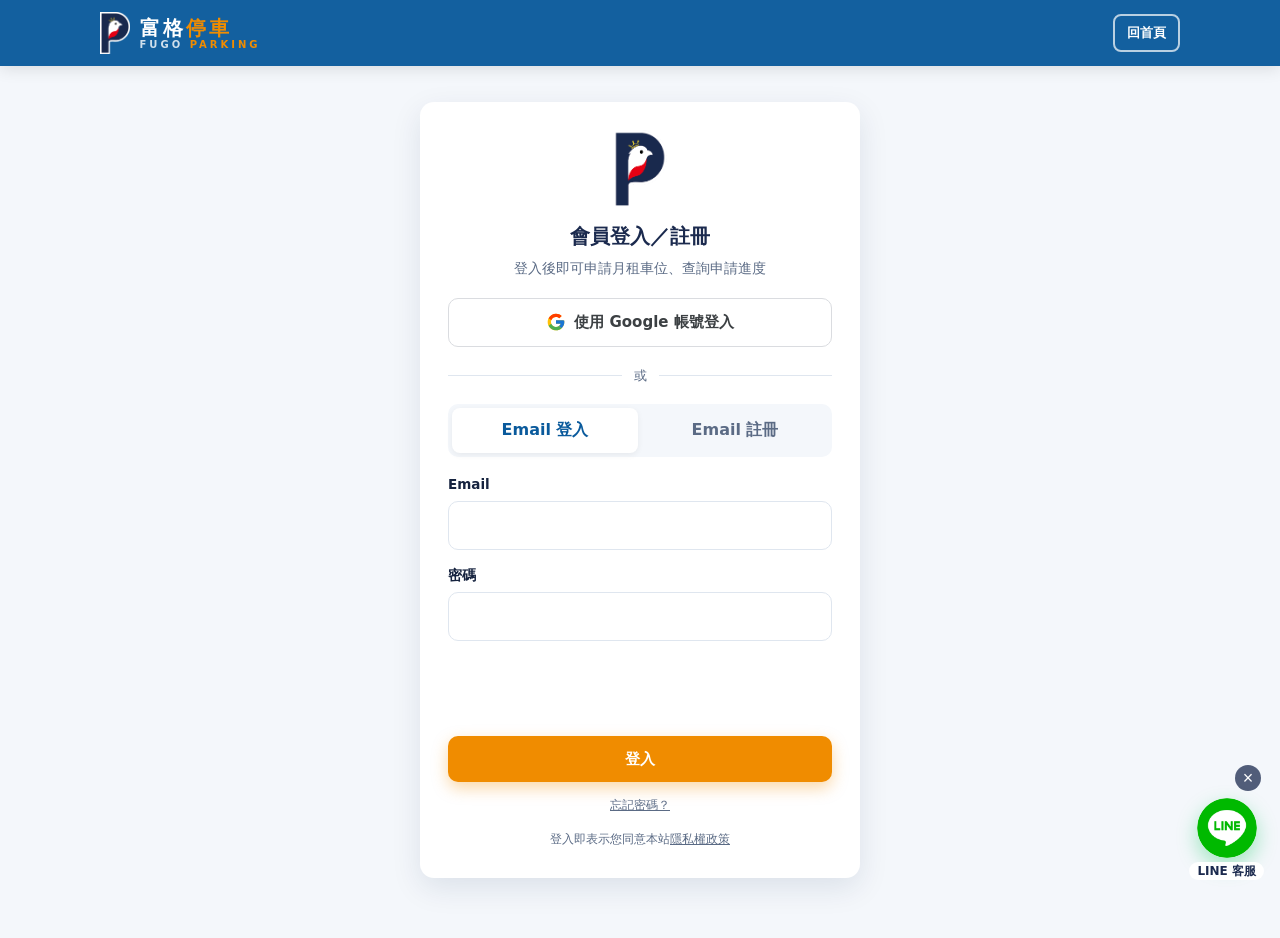
<file: admin.html>
<!DOCTYPE html>
<html lang="zh-Hant-TW">
<head>
<meta charset="UTF-8">
<meta name="viewport" content="width=device-width, initial-scale=1.0">
<meta http-equiv="Content-Security-Policy" content="default-src 'self'; script-src 'self' https://maps.googleapis.com https://*.gstatic.com; style-src 'self' https://fonts.googleapis.com; font-src https://fonts.gstatic.com; img-src 'self' data: https://*.googleapis.com https://*.gstatic.com; connect-src 'self' https://*.supabase.co wss://*.supabase.co https://*.googleapis.com https://nominatim.openstreetmap.org; object-src 'none'; base-uri 'self'; form-action 'self'">
<meta name="referrer" content="no-referrer">
<meta name="robots" content="noindex, nofollow">
<title>管理後台｜富格停車</title>
<meta name="theme-color" content="#1b2a4e">
<link rel="icon" type="image/png" href="assets/favicon.png">
<link rel="preconnect" href="https://fonts.googleapis.com">
<link rel="preconnect" href="https://fonts.gstatic.com" crossorigin>
<link href="https://fonts.googleapis.com/css2?family=Noto+Sans+TC:wght@400;500;700;900&display=swap" rel="stylesheet">
<link rel="stylesheet" href="css/style.css">
</head>
<body data-no-line>
<header class="topbar">
  <div class="wrap">
    <a class="brand" href="index.html" aria-label="富格停車 首頁">
      <img src="assets/logo.png" alt="">
      <span class="brand-text"><span class="brand-zh">富格<em>停車</em></span><span class="brand-en">管理後台</span></span>
    </a>
    <div class="userbar">
      <span id="who"></span>
      <a class="btn btn-white btn-sm" href="member.html">會員中心</a>
      <button class="btn btn-ghost btn-sm" id="btn-logout" type="button">登出</button>
    </div>
  </div>
</header>

<main class="app-main">
  <div class="wrap">
    <div id="loading" class="loading">確認權限中…</div>
    <div id="msg" class="msg hidden" role="alert"></div>

    <div id="content" class="hidden">
      <div class="page-title"><h1>管理後台</h1></div>

      <div class="cards">
        <div class="stat"><b id="st-active">0</b><span>有效月租</span></div>
        <div class="stat orange"><b id="st-pending">0</b><span>待處理申請</span></div>
        <div class="stat red"><b id="st-expiring">0</b><span>14 天內到期</span></div>
        <div class="stat red"><b id="st-unpaid">0</b><span>未繳／逾期</span></div>
        <div class="stat"><b id="st-income">0</b><span>每月租金合計</span></div>
        <div class="stat"><b id="st-members">0</b><span>會員人數</span></div>
      </div>

      <div class="admin-tabs" role="tablist">
        <button type="button" class="on" data-tab="rentals">月租資料</button>
        <button type="button" data-tab="apps">月租申請</button>
        <button type="button" data-tab="members">會員</button>
        <button type="button" data-tab="lots">停車場</button>
        <button type="button" data-tab="news">最新消息</button>
        <button type="button" data-tab="audit">操作紀錄</button>
      </div>

      <!-- 月租資料 -->
      <section class="panel" id="tab-rentals">
        <div class="toolbar">
          <input id="rt-search" type="search" placeholder="搜尋姓名、電話、車牌、車位…">
          <select id="rt-lot"><option value="">全部停車場</option></select>
          <select id="rt-filter">
            <option value="active">有效中</option>
            <option value="expiring">14 天內到期</option>
            <option value="unpaid">未繳／逾期</option>
            <option value="ended">已結束</option>
            <option value="">全部</option>
          </select>
          <button class="btn btn-line btn-sm" id="rt-export" type="button">匯出 CSV</button>
          <button class="btn btn-orange btn-sm" id="rt-add" type="button">＋ 新增月租</button>
        </div>
        <div class="table-wrap">
          <table>
            <thead><tr><th>停車場</th><th>車位</th><th>租戶</th><th>電話</th><th>車牌</th><th>月租金</th><th>租期</th><th>繳費</th><th>操作</th></tr></thead>
            <tbody id="rt-body"></tbody>
          </table>
        </div>
      </section>

      <!-- 月租申請 -->
      <section class="panel hidden" id="tab-apps">
        <div class="toolbar">
          <select id="ap-filter">
            <option value="open">待處理＋已聯絡</option>
            <option value="pending">待處理</option>
            <option value="contacted">已聯絡</option>
            <option value="approved">已成立</option>
            <option value="rejected">未成立</option>
            <option value="cancelled">已取消</option>
            <option value="">全部</option>
          </select>
        </div>
        <div class="table-wrap">
          <table>
            <thead><tr><th>申請時間</th><th>停車場</th><th>姓名</th><th>手機</th><th>車種／車牌</th><th>希望起租</th><th>備註</th><th>狀態</th><th>操作</th></tr></thead>
            <tbody id="ap-body"></tbody>
          </table>
        </div>
      </section>

      <!-- 會員 -->
      <section class="panel hidden" id="tab-members">
        <div class="toolbar">
          <input id="mb-search" type="search" placeholder="搜尋姓名、電話、Email…">
          <button class="btn btn-line btn-sm" id="mb-export" type="button">匯出 CSV</button>
        </div>
        <div class="table-wrap">
          <table>
            <thead><tr><th>姓名</th><th>手機</th><th>Email</th><th>資料</th><th>加入時間</th></tr></thead>
            <tbody id="mb-body"></tbody>
          </table>
        </div>
      </section>

      <!-- 停車場 -->
      <section class="panel hidden" id="tab-lots">
        <div class="toolbar"><button class="btn btn-orange btn-sm" id="lt-add" type="button">＋ 新增停車場</button></div>
        <div class="table-wrap">
          <table>
            <thead><tr><th>名稱</th><th>地區</th><th>地址</th><th>服務</th><th>地圖位置</th><th>狀態</th><th>操作</th></tr></thead>
            <tbody id="lt-body"></tbody>
          </table>
        </div>
      </section>

      <!-- 最新消息 -->
      <section class="panel hidden" id="tab-news">
        <div class="toolbar"><button class="btn btn-orange btn-sm" id="nw-add" type="button">＋ 新增消息</button></div>
        <div class="table-wrap">
          <table>
            <thead><tr><th>日期</th><th>分類</th><th>標題</th><th>狀態</th><th>操作</th></tr></thead>
            <tbody id="nw-body"></tbody>
          </table>
        </div>
      </section>

      <!-- 操作紀錄 -->
      <section class="panel hidden" id="tab-audit">
        <p class="sub">最近 200 筆新增／修改／刪除紀錄。紀錄只能看，任何人（包含管理員）都不能修改或刪除。</p>
        <div class="table-wrap">
          <table>
            <thead><tr><th>時間</th><th>操作人</th><th>資料</th><th>動作</th><th>內容</th></tr></thead>
            <tbody id="au-body"></tbody>
          </table>
        </div>
      </section>
    </div>
  </div>
</main>

<!-- 月租編輯 -->
<dialog id="dlg-rental">
  <form id="form-rental" method="dialog" novalidate>
    <div class="dlg-head" id="rt-title">新增月租</div>
    <div class="dlg-body">
      <div id="rt-msg" class="msg hidden"></div>
      <div class="grid2">
        <div class="field"><label for="rf-lot">停車場 <span class="req">*</span></label><select id="rf-lot"></select></div>
        <div class="field"><label for="rf-space">車位編號</label><input id="rf-space" maxlength="20"></div>
        <div class="field"><label for="rf-name">租戶姓名 <span class="req">*</span></label><input id="rf-name" maxlength="50"></div>
        <div class="field"><label for="rf-phone">電話 <span class="req">*</span></label><input id="rf-phone" maxlength="20" inputmode="tel"></div>
        <div class="field"><label for="rf-plate">車牌 <span class="req">*</span></label><input id="rf-plate" maxlength="12" autocapitalize="characters"></div>
        <div class="field"><label for="rf-fee">月租金（元）<span class="req">*</span></label><input id="rf-fee" type="number" min="0" max="1000000" step="1"></div>
        <div class="field"><label for="rf-start">起租日 <span class="req">*</span></label><input id="rf-start" type="date"></div>
        <div class="field"><label for="rf-end">到期日 <span class="req">*</span></label><input id="rf-end" type="date"></div>
        <div class="field"><label for="rf-paid">已繳費至</label><input id="rf-paid" type="date"></div>
        <div class="field"><label for="rf-pay">繳費狀態</label><select id="rf-pay"><option value="unpaid">未繳費</option><option value="paid">已繳費</option><option value="overdue">逾期</option></select></div>
        <div class="field"><label for="rf-status">租約狀態</label><select id="rf-status"><option value="active">有效中</option><option value="ended">已結束</option></select></div>
        <div class="field"><label for="rf-member">綁定會員（選填）</label><select id="rf-member"></select><div class="hint">綁定後，會員可在會員中心看到這筆月租</div></div>
      </div>
      <div class="field"><label for="rf-note">備註</label><textarea id="rf-note" maxlength="500"></textarea></div>
    </div>
    <div class="dlg-foot">
      <button class="btn btn-line" type="button" id="rt-cancel">取消</button>
      <button class="btn btn-orange" type="submit" value="save">儲存</button>
    </div>
  </form>
</dialog>

<!-- 申請處理 -->
<dialog id="dlg-app">
  <form id="form-app" method="dialog" novalidate>
    <div class="dlg-head">處理月租申請</div>
    <div class="dlg-body">
      <p class="sub" id="ap-info"></p>
      <div class="field"><label for="af-status">狀態</label>
        <select id="af-status"><option value="pending">待處理</option><option value="contacted">已聯絡</option><option value="approved">已成立</option><option value="rejected">未成立</option></select>
      </div>
      <div class="field"><label for="af-note">回覆給會員（會顯示在會員中心）</label><textarea id="af-note" maxlength="300"></textarea></div>
    </div>
    <div class="dlg-foot">
      <button class="btn btn-line" type="button" id="af-cancel">取消</button>
      <button class="btn btn-orange" type="submit" value="save">儲存</button>
    </div>
  </form>
</dialog>

<!-- 最新消息編輯 -->
<dialog id="dlg-news">
  <form id="form-news" method="dialog" novalidate>
    <div class="dlg-head" id="nw-title">新增消息</div>
    <div class="dlg-body">
      <div id="nf-msg" class="msg hidden" role="alert"></div>
      <div class="grid2">
        <div class="field"><label for="nf-cat">分類 <span class="req">*</span></label>
          <select id="nf-cat"><option value="notice">官方公告</option><option value="guide">服務指南</option><option value="lottery">抽籤公告</option></select></div>
        <div class="field"><label for="nf-date">發布日期 <span class="req">*</span></label><input id="nf-date" type="date"></div>
      </div>
      <div class="field"><label for="nf-head">標題 <span class="req">*</span></label><input id="nf-head" maxlength="80"></div>
      <div class="field"><label for="nf-body">內容 <span class="req">*</span></label><textarea id="nf-body" rows="9" maxlength="5000"></textarea><div class="hint">每按一次 Enter 換一段。月租抽籤結果請選「抽籤公告」，會出現在選單的「月租抽籤公告」。</div></div>
      <div class="field"><label for="nf-pub">狀態</label>
        <select id="nf-pub"><option value="1">發布（網站看得到）</option><option value="0">下架（先存草稿）</option></select></div>
    </div>
    <div class="dlg-foot">
      <button class="btn btn-danger hidden" type="button" id="nf-del">刪除</button>
      <button class="btn btn-line" type="button" id="nf-cancel">取消</button>
      <button class="btn btn-orange" type="submit" value="save">儲存</button>
    </div>
  </form>
</dialog>

<!-- 停車場編輯 -->
<dialog id="dlg-lot">
  <form id="form-lot" method="dialog" novalidate>
    <div class="dlg-head" id="lt-title">新增停車場</div>
    <div class="dlg-body">
      <div id="lf-msg" class="msg hidden" role="alert"></div>
      <div class="field"><label for="lf-name">名稱 <span class="req">*</span></label><input id="lf-name" maxlength="60"></div>
      <div class="field"><label for="lf-addr">地址 <span class="req">*</span></label><input id="lf-addr" maxlength="120" placeholder="台中市西區英才路600號"><div class="hint">填完整地址（縣市＋區＋路名＋門牌），儲存時會自動找出地圖位置，城市和行政區也會自動帶入。</div><div id="lf-where" class="hint where hidden"></div></div>
      <div class="grid2">
        <div class="field"><label for="lf-city">城市 <span class="req">*</span></label><input id="lf-city" maxlength="10" placeholder="台中市"></div>
        <div class="field"><label for="lf-district">行政區 <span class="req">*</span></label><input id="lf-district" maxlength="10" placeholder="西區"></div>
      </div>
      <div class="field"><label for="lf-map">導航搜尋字</label><input id="lf-map" maxlength="120"><div class="hint">按「導航」時用這個字開 Google 地圖，例：大墩文化中心 停車場。留空就用地址的位置。</div></div>
      <div class="grid2">
        <div class="field"><label for="lf-hours">營業時間</label><input id="lf-hours" maxlength="40" placeholder="24 小時"></div>
        <div class="field"><label for="lf-rate">停車費率</label><input id="lf-rate" maxlength="120" placeholder="依現場公告"></div>
      </div>
      <div class="field"><label>提供服務</label>
        <div class="checks">
          <label><input type="checkbox" id="lf-temp"> 臨停</label>
          <label><input type="checkbox" id="lf-monthly"> 月租</label>
          <label><input type="checkbox" id="lf-car"> 汽車</label>
          <label><input type="checkbox" id="lf-moto"> 機車</label>
        </div>
      </div>
      <div class="field"><label for="lf-feat">特色標籤</label><input id="lf-feat" maxlength="120" placeholder="共享停車、身障車位"><div class="hint">用頓號或逗號分開，會顯示在網站上。</div></div>
      <div class="grid2">
        <div class="field"><label for="lf-sort">排序（數字小的在前）</label><input id="lf-sort" type="number" step="1"></div>
        <div class="field"><label for="lf-active">狀態</label><select id="lf-active"><option value="1">顯示在網站、開放申請</option><option value="0">暫停（網站不顯示）</option></select></div>
      </div>
    </div>
    <div class="dlg-foot">
      <button class="btn btn-line" type="button" id="lf-cancel">取消</button>
      <button class="btn btn-orange" type="submit" value="save">儲存</button>
    </div>
  </form>
</dialog>

<script src="js/config.js"></script>
<script src="js/vendor/supabase-2.49.10.js"></script>
<script src="js/common.js"></script>
<script src="js/map.js"></script>
<script src="js/admin.js"></script>
</body>
</html>
</file>
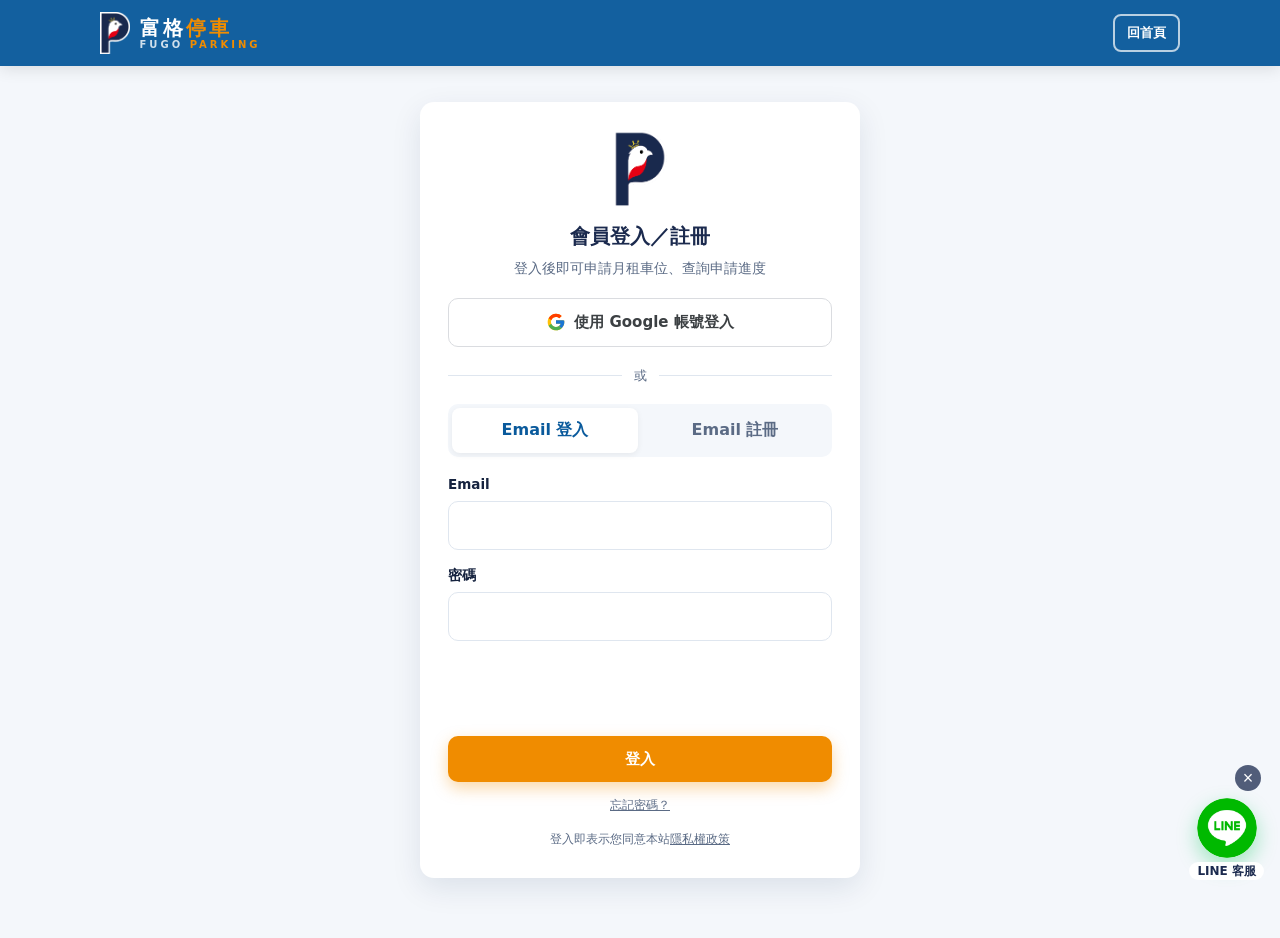
<file: login.html>
<!DOCTYPE html>
<html lang="zh-Hant-TW">
<head>
<meta charset="UTF-8">
<meta name="viewport" content="width=device-width, initial-scale=1.0">
<meta http-equiv="Content-Security-Policy" content="default-src 'self'; script-src 'self' https://challenges.cloudflare.com; frame-src https://challenges.cloudflare.com; style-src 'self' https://fonts.googleapis.com; font-src https://fonts.gstatic.com; img-src 'self' data:; connect-src 'self' https://*.supabase.co wss://*.supabase.co; object-src 'none'; base-uri 'self'; form-action 'self'">
<meta name="referrer" content="strict-origin-when-cross-origin">
<meta name="robots" content="noindex">
<title>會員登入｜富格停車</title>
<meta name="theme-color" content="#0a5a9c">
<link rel="icon" type="image/png" href="assets/favicon.png">
<link rel="preconnect" href="https://fonts.googleapis.com">
<link rel="preconnect" href="https://fonts.gstatic.com" crossorigin>
<link href="https://fonts.googleapis.com/css2?family=Noto+Sans+TC:wght@400;500;700;900&display=swap" rel="stylesheet">
<link rel="stylesheet" href="css/style.css">
</head>
<body>
<header class="topbar">
  <div class="wrap">
    <a class="brand" href="index.html" aria-label="富格停車 首頁">
      <img src="assets/logo.png" alt="">
      <span class="brand-text"><span class="brand-zh">富格<em>停車</em></span><span class="brand-en">FUGO <em>PARKING</em></span></span>
    </a>
    <a class="btn btn-ghost btn-sm" href="index.html">回首頁</a>
  </div>
</header>

<main class="app-main">
  <div class="wrap">
    <div class="panel auth-box">
      <div class="auth-logo"><img src="assets/logo.png" alt="富格停車"></div>
      <h2 class="center" id="auth-title">會員登入／註冊</h2>
      <p class="sub center">登入後即可申請月租車位、查詢申請進度</p>

      <div id="msg" class="msg hidden" role="alert"></div>

      <div id="auth-main">
        <button class="btn btn-google" id="btn-google" type="button">
          <svg viewBox="0 0 48 48" aria-hidden="true"><path fill="#FFC107" d="M43.6 20.5H42V20H24v8h11.3C33.7 32.7 29.2 36 24 36c-6.6 0-12-5.4-12-12s5.4-12 12-12c3.1 0 5.8 1.2 7.9 3.1l5.7-5.7C34 6.1 29.3 4 24 4 12.9 4 4 12.9 4 24s8.9 20 20 20 20-8.9 20-20c0-1.3-.1-2.4-.4-3.5z"/><path fill="#FF3D00" d="M6.3 14.7l6.6 4.8C14.7 15.1 19 12 24 12c3.1 0 5.8 1.2 7.9 3.1l5.7-5.7C34 6.1 29.3 4 24 4 16.3 4 9.7 8.3 6.3 14.7z"/><path fill="#4CAF50" d="M24 44c5.2 0 9.9-2 13.4-5.2l-6.2-5.2C29.2 35.1 26.7 36 24 36c-5.2 0-9.6-3.3-11.3-7.9l-6.5 5C9.5 39.6 16.2 44 24 44z"/><path fill="#1976D2" d="M43.6 20.5H42V20H24v8h11.3c-.8 2.2-2.2 4.2-4.1 5.6l6.2 5.2C37 39.2 44 34 44 24c0-1.3-.1-2.4-.4-3.5z"/></svg>
          使用 Google 帳號登入
        </button>

        <div class="divider">或</div>

        <div class="tabs" role="tablist">
          <button type="button" class="on" data-tab="login" role="tab">Email 登入</button>
          <button type="button" data-tab="signup" role="tab">Email 註冊</button>
          <button type="button" data-tab="phone" role="tab" id="tab-phone">手機登入</button>
        </div>

        <!-- Email 登入 -->
        <form id="form-login" autocomplete="on" novalidate>
          <div class="field"><label for="li-email">Email</label><input id="li-email" type="email" autocomplete="email" required maxlength="120"></div>
          <div class="field"><label for="li-pass">密碼</label><input id="li-pass" type="password" autocomplete="current-password" required maxlength="72"></div>
          <div id="captcha" class="captcha hidden"></div>
          <button class="btn btn-orange full" type="submit">登入</button>
          <p class="legal"><a href="#" id="link-forgot">忘記密碼？</a></p>
        </form>

        <!-- Email 註冊 -->
        <form id="form-signup" class="hidden" autocomplete="on" novalidate>
          <div class="field"><label for="su-email">Email</label><input id="su-email" type="email" autocomplete="email" required maxlength="120"></div>
          <div class="field"><label for="su-pass">設定密碼</label><input id="su-pass" type="password" autocomplete="new-password" required minlength="8" maxlength="72"><div class="hint">至少 8 個字元，建議英文加數字</div></div>
          <div class="field"><label for="su-pass2">再輸入一次密碼</label><input id="su-pass2" type="password" autocomplete="new-password" required minlength="8" maxlength="72"></div>
          <button class="btn btn-orange full" type="submit">註冊</button>
          <p class="legal">註冊後會寄驗證信到您的信箱，點信中連結即完成註冊。</p>
        </form>

        <!-- 手機登入 -->
        <form id="form-phone" class="hidden" novalidate>
          <div class="field"><label for="ph-num">手機號碼</label><input id="ph-num" type="tel" inputmode="numeric" autocomplete="tel" placeholder="0912345678" maxlength="12"></div>
          <div class="field hidden" id="ph-code-row"><label for="ph-code">簡訊驗證碼</label><input id="ph-code" type="text" inputmode="numeric" autocomplete="one-time-code" maxlength="6"></div>
          <button class="btn btn-orange full" type="submit" id="ph-btn">傳送驗證碼</button>
          <p class="legal">第一次使用手機登入會自動建立會員帳號。</p>
        </form>
      </div>

      <!-- 忘記密碼 -->
      <form id="form-forgot" class="hidden" novalidate>
        <div class="field"><label for="fg-email">註冊時的 Email</label><input id="fg-email" type="email" autocomplete="email" maxlength="120"></div>
        <button class="btn btn-orange full" type="submit">寄送重設密碼信</button>
        <p class="legal"><a href="#" id="link-back">返回登入</a></p>
      </form>

      <!-- 設定新密碼（從重設信回來） -->
      <form id="form-newpass" class="hidden" novalidate>
        <div class="field"><label for="np-pass">新密碼</label><input id="np-pass" type="password" autocomplete="new-password" minlength="8" maxlength="72"></div>
        <div class="field"><label for="np-pass2">再輸入一次</label><input id="np-pass2" type="password" autocomplete="new-password" minlength="8" maxlength="72"></div>
        <button class="btn btn-orange full" type="submit">更新密碼</button>
      </form>

      <p class="legal">登入即表示您同意本站<a href="privacy.html">隱私權政策</a></p>
    </div>
  </div>
</main>

<script src="js/config.js"></script>
<script src="js/vendor/supabase-2.49.10.js"></script>
<script src="js/common.js"></script>
<script src="js/login.js"></script>
</body>
</html>
</file>
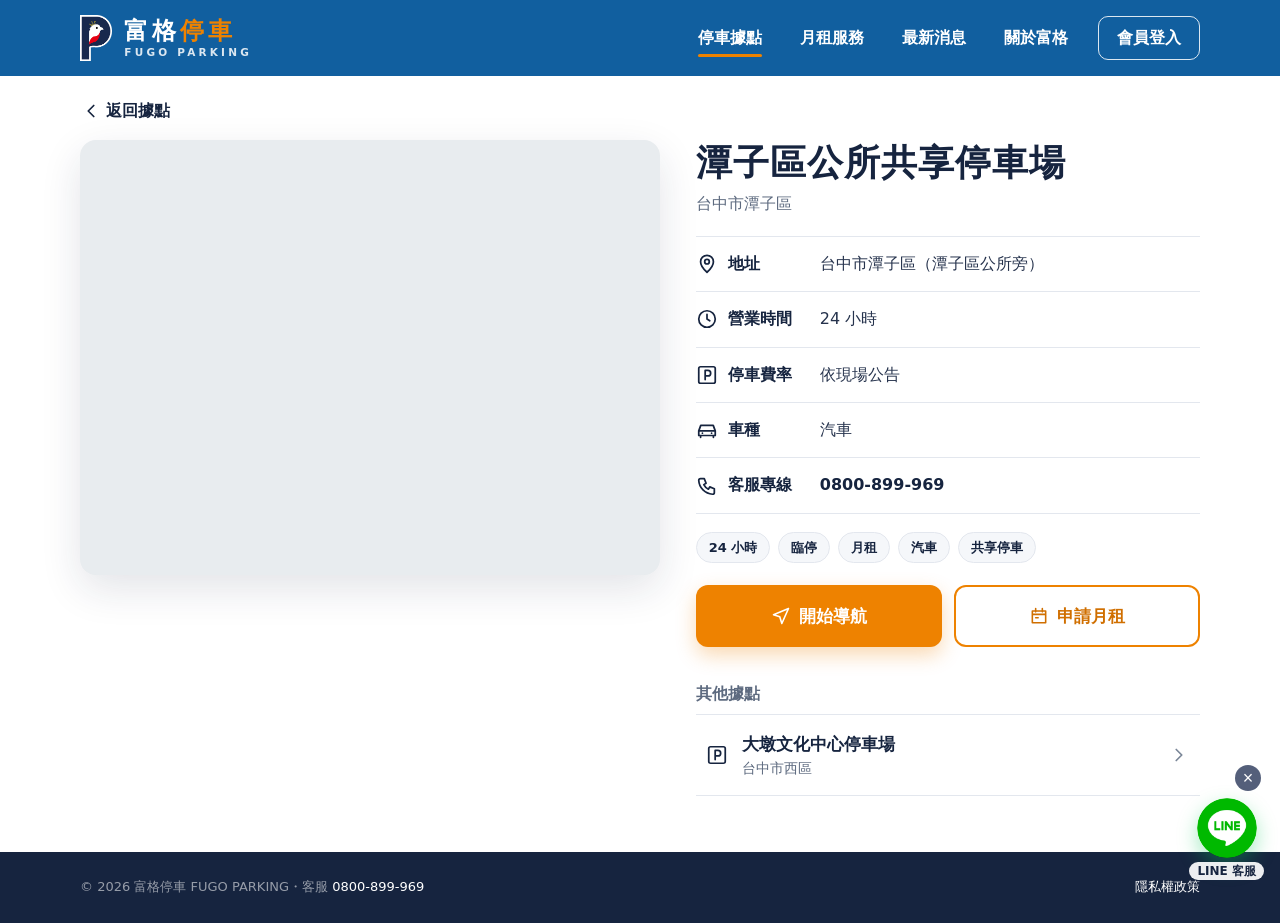
<file: lot.html>
<!DOCTYPE html>
<html lang="zh-Hant-TW">
<head>
<meta charset="UTF-8">
<meta name="viewport" content="width=device-width, initial-scale=1.0, viewport-fit=cover">
<meta http-equiv="Content-Security-Policy" content="default-src 'self'; script-src 'self'; style-src 'self' https://fonts.googleapis.com; font-src https://fonts.gstatic.com; img-src 'self' data:; frame-src https://maps.google.com https://www.google.com; connect-src 'self' https://*.supabase.co wss://*.supabase.co; object-src 'none'; base-uri 'self'; form-action 'self'">
<meta name="referrer" content="strict-origin-when-cross-origin">
<title>停車場介紹｜富格停車</title>
<meta name="description" content="富格停車據點介紹：地址、營業時間、費率與導航。">
<meta name="theme-color" content="#0a5a9c">
<link rel="icon" type="image/png" href="assets/favicon.png">
<link rel="preconnect" href="https://fonts.googleapis.com">
<link rel="preconnect" href="https://fonts.gstatic.com" crossorigin>
<link href="https://fonts.googleapis.com/css2?family=Noto+Sans+TC:wght@400;500;700;900&display=swap" rel="stylesheet">
<link rel="stylesheet" href="css/style.css">
<link rel="stylesheet" href="css/site.css">
</head>
<body class="pub" data-page="find">
<a class="skip-link" href="#main">跳至主要內容</a>

<header class="ph">
  <div class="wrap">
    <a class="brand" href="index.html" aria-label="富格停車 首頁">
      <img src="assets/logo.png" alt="">
      <span class="brand-text"><span class="brand-zh">富格<em>停車</em></span><span class="brand-en">FUGO PARKING</span></span>
    </a>
    <nav class="ph-nav" aria-label="主選單">
      <a href="index.html#find" aria-current="page">停車據點</a>
      <a href="index.html#monthly">月租服務</a>
      <a href="news.html">最新消息</a>
      <a href="index.html#about">關於富格</a>
      <a class="ph-login" href="login.html" data-member-link>會員登入</a>
    </nav>
    <button class="ph-menu" id="menu-open" type="button" aria-label="開啟服務選單" aria-expanded="false" aria-controls="drawer"><span></span><span></span><span></span></button>
  </div>
</header>

<main id="main" tabindex="-1" class="lot-page">
  <div class="wrap">
    <a class="back" href="index.html#find"><i data-icon="chev-l"></i>返回據點</a>
    <div class="lot-layout">
      <div class="lot-map">
        <iframe id="lot-map" title="停車場地圖" loading="lazy" referrerpolicy="no-referrer-when-downgrade"></iframe>
      </div>
      <div class="lot-info">
        <h1 id="lot-name">停車場</h1>
        <p class="lot-district" id="lot-district"></p>
        <dl class="info-list" id="lot-rows"></dl>
        <div class="lot-tags" id="lot-tags"></div>
        <div class="lot-cta">
          <a class="btn btn-orange btn-lg" id="lot-go" target="_blank" rel="noopener noreferrer"><i data-icon="nav"></i>開始導航</a>
          <a class="btn btn-outline btn-lg" id="lot-apply" href="login.html?next=apply"><i data-icon="calendar"></i>申請月租</a>
        </div>
        <div class="other-lots">
          <h2>其他據點</h2>
          <ul id="other-lots"></ul>
        </div>
      </div>
    </div>
  </div>
</main>

<footer class="pf">
  <div class="wrap">
    <div class="pf-bottom">
      <span>© <span id="year">2026</span> 富格停車 FUGO PARKING・客服 <a href="tel:0800899969">0800-899-969</a></span>
      <a href="privacy.html">隱私權政策</a>
    </div>
  </div>
</footer>

<script src="js/config.js"></script>
<script src="js/vendor/supabase-2.49.10.js"></script>
<script src="js/common.js"></script>
<script src="js/data.js"></script>
<script src="js/shell.js"></script>
<script src="js/lot.js"></script>
</body>
</html>
</file>
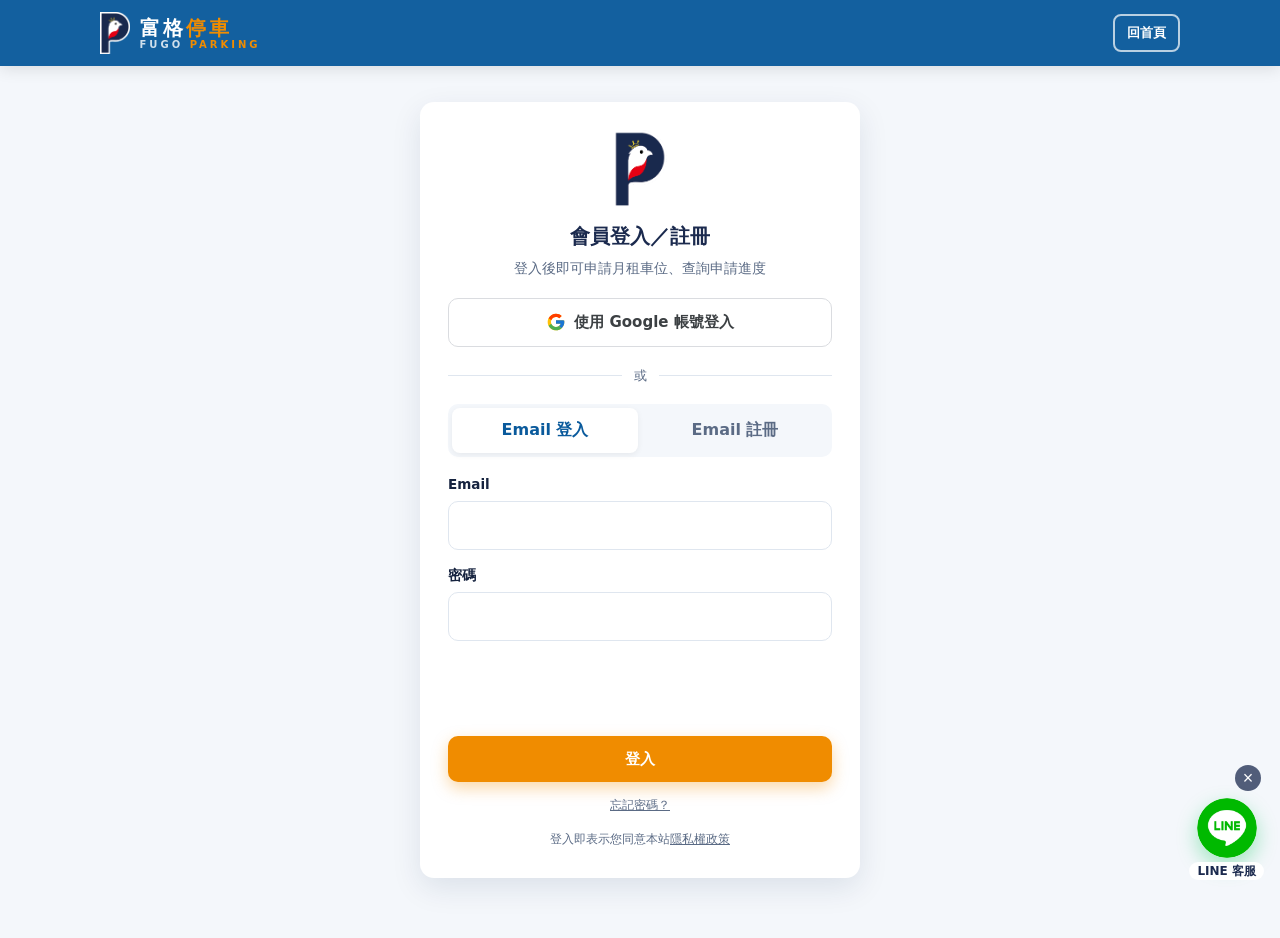
<file: member.html>
<!DOCTYPE html>
<html lang="zh-Hant-TW">
<head>
<meta charset="UTF-8">
<meta name="viewport" content="width=device-width, initial-scale=1.0">
<meta http-equiv="Content-Security-Policy" content="default-src 'self'; script-src 'self'; style-src 'self' https://fonts.googleapis.com; font-src https://fonts.gstatic.com; img-src 'self' data:; connect-src 'self' https://*.supabase.co wss://*.supabase.co; object-src 'none'; base-uri 'self'; form-action 'self'">
<meta name="referrer" content="strict-origin-when-cross-origin">
<meta name="robots" content="noindex">
<title>會員中心｜富格停車</title>
<meta name="theme-color" content="#0a5a9c">
<link rel="icon" type="image/png" href="assets/favicon.png">
<link rel="preconnect" href="https://fonts.googleapis.com">
<link rel="preconnect" href="https://fonts.gstatic.com" crossorigin>
<link href="https://fonts.googleapis.com/css2?family=Noto+Sans+TC:wght@400;500;700;900&display=swap" rel="stylesheet">
<link rel="stylesheet" href="css/style.css">
</head>
<body>
<header class="topbar">
  <div class="wrap">
    <a class="brand" href="index.html" aria-label="富格停車 首頁">
      <img src="assets/logo.png" alt="">
      <span class="brand-text"><span class="brand-zh">富格<em>停車</em></span><span class="brand-en">FUGO <em>PARKING</em></span></span>
    </a>
    <div class="userbar">
      <span id="who"></span>
      <a class="btn btn-white btn-sm hidden" id="admin-link" href="admin.html">管理後台</a>
      <button class="btn btn-ghost btn-sm" id="btn-logout" type="button">登出</button>
    </div>
  </div>
</header>

<main class="app-main">
  <div class="wrap">
    <div id="loading" class="loading">載入中…</div>
    <div id="msg" class="msg hidden" role="alert"></div>

    <div id="content" class="hidden">
      <div class="page-title"><h1>會員中心</h1></div>

      <!-- 會員資料（第一次登入必填） -->
      <section class="panel" id="profile">
        <h2>會員資料</h2>
        <p class="sub" id="profile-sub">請填寫姓名與手機，方便我們聯絡您。</p>
        <form id="form-profile" novalidate>
          <div class="grid2">
            <div class="field"><label for="pf-name">姓名 <span class="req">*</span></label><input id="pf-name" maxlength="50" autocomplete="name" required></div>
            <div class="field"><label for="pf-phone">手機 <span class="req">*</span></label><input id="pf-phone" type="tel" inputmode="numeric" maxlength="12" placeholder="0912345678" autocomplete="tel" required></div>
          </div>
          <div class="field"><label for="pf-email">登入帳號</label><input id="pf-email" disabled></div>
          <button class="btn btn-orange" type="submit">儲存會員資料</button>
        </form>
      </section>

      <div id="member-area" class="hidden">
        <!-- 申請月租 -->
        <section class="panel" id="apply">
          <h2>申請月租車位</h2>
          <p class="sub">送出後客服會與您聯絡確認車位與費用。</p>
          <form id="form-apply" novalidate>
            <div class="grid2">
              <div class="field"><label for="ap-lot">停車場 <span class="req">*</span></label><select id="ap-lot" required></select></div>
              <div class="field"><label for="ap-type">車種</label><select id="ap-type"><option>汽車</option><option>機車</option></select></div>
              <div class="field"><label for="ap-plate">車牌 <span class="req">*</span></label><input id="ap-plate" maxlength="10" placeholder="ABC-1234" autocapitalize="characters"></div>
              <div class="field"><label for="ap-start">希望起租日</label><input id="ap-start" type="date"></div>
            </div>
            <div class="field"><label for="ap-note">備註</label><textarea id="ap-note" maxlength="300" placeholder="例：需要身障車位、希望靠近出口…"></textarea></div>
            <button class="btn btn-orange" type="submit">送出申請</button>
          </form>
        </section>

        <!-- 我的申請 -->
        <section class="panel">
          <h2>我的申請</h2>
          <p class="sub">申請進度會即時更新</p>
          <div id="my-apps"></div>
        </section>

        <!-- 我的月租 -->
        <section class="panel">
          <h2>我的月租車位</h2>
          <p class="sub">由客服建立後會顯示在這裡</p>
          <div id="my-rentals"></div>
        </section>
      </div>
    </div>
  </div>
</main>

<script src="js/config.js"></script>
<script src="js/vendor/supabase-2.49.10.js"></script>
<script src="js/common.js"></script>
<script src="js/member.js"></script>
</body>
</html>
</file>
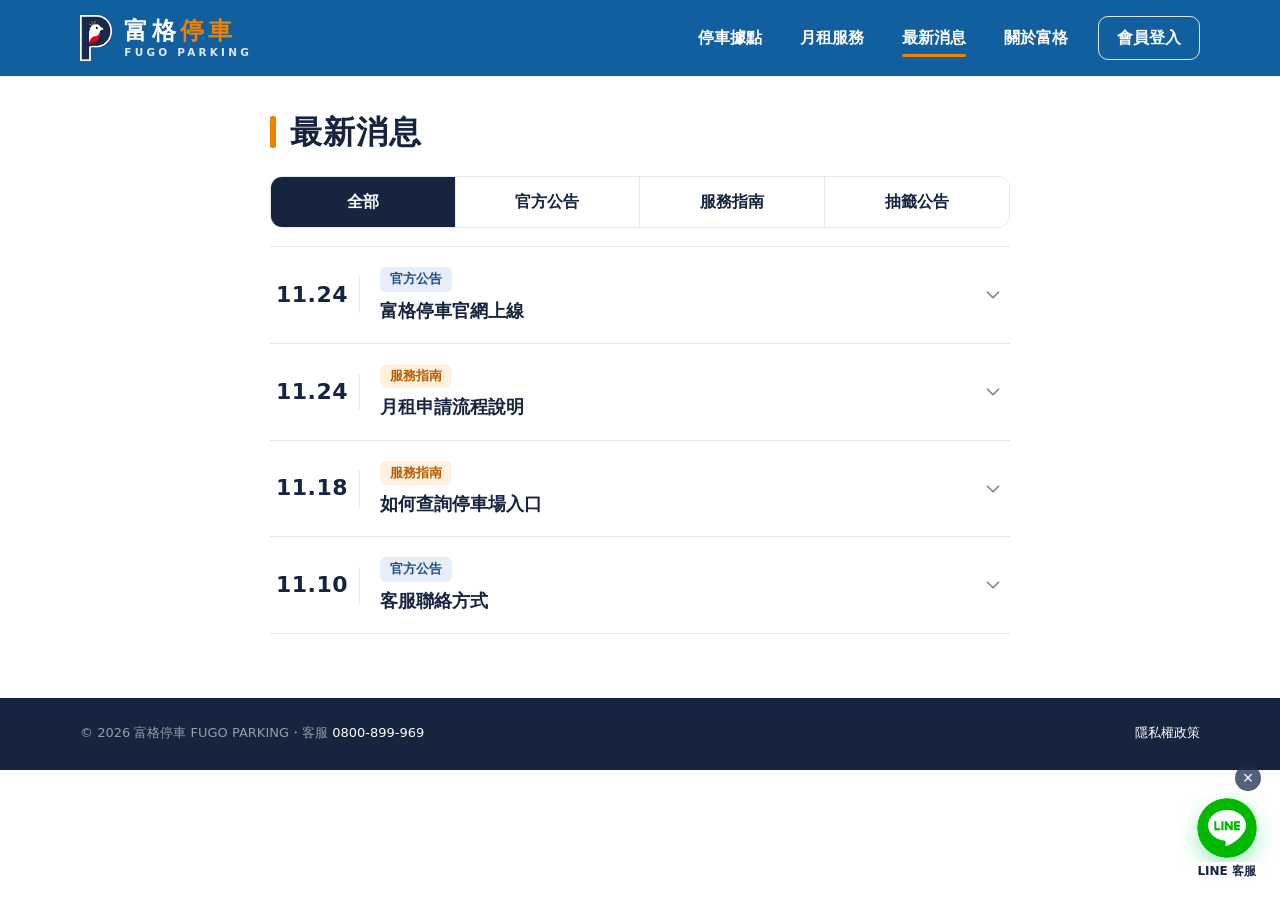
<file: news.html>
<!DOCTYPE html>
<html lang="zh-Hant-TW">
<head>
<meta charset="UTF-8">
<meta name="viewport" content="width=device-width, initial-scale=1.0, viewport-fit=cover">
<meta http-equiv="Content-Security-Policy" content="default-src 'self'; script-src 'self'; style-src 'self' https://fonts.googleapis.com; font-src https://fonts.gstatic.com; img-src 'self' data:; connect-src 'self' https://*.supabase.co wss://*.supabase.co; object-src 'none'; base-uri 'self'; form-action 'self'">
<meta name="referrer" content="strict-origin-when-cross-origin">
<title>最新消息｜富格停車</title>
<meta name="description" content="富格停車官方公告與服務指南。">
<meta name="theme-color" content="#0a5a9c">
<link rel="icon" type="image/png" href="assets/favicon.png">
<link rel="preconnect" href="https://fonts.googleapis.com">
<link rel="preconnect" href="https://fonts.gstatic.com" crossorigin>
<link href="https://fonts.googleapis.com/css2?family=Noto+Sans+TC:wght@400;500;700;900&display=swap" rel="stylesheet">
<link rel="stylesheet" href="css/style.css">
<link rel="stylesheet" href="css/site.css">
</head>
<body class="pub" data-page="news">
<a class="skip-link" href="#main">跳至主要內容</a>

<header class="ph">
  <div class="wrap">
    <a class="brand" href="index.html" aria-label="富格停車 首頁">
      <img src="assets/logo.png" alt="">
      <span class="brand-text"><span class="brand-zh">富格<em>停車</em></span><span class="brand-en">FUGO PARKING</span></span>
    </a>
    <nav class="ph-nav" aria-label="主選單">
      <a href="index.html#find">停車據點</a>
      <a href="index.html#monthly">月租服務</a>
      <a href="news.html" aria-current="page">最新消息</a>
      <a href="index.html#about">關於富格</a>
      <a class="ph-login" href="login.html" data-member-link>會員登入</a>
    </nav>
    <button class="ph-menu" id="menu-open" type="button" aria-label="開啟服務選單" aria-expanded="false" aria-controls="drawer"><span></span><span></span><span></span></button>
  </div>
</header>

<main id="main" tabindex="-1" class="news-page">
  <div class="wrap narrow">
    <h1 class="bar-title">最新消息</h1>
    <div class="tabs3" role="tablist" aria-label="消息分類">
      <button type="button" role="tab" class="on" aria-selected="true" data-cat="">全部</button>
      <button type="button" role="tab" aria-selected="false" data-cat="notice">官方公告</button>
      <button type="button" role="tab" aria-selected="false" data-cat="guide">服務指南</button>
      <button type="button" role="tab" aria-selected="false" data-cat="lottery">抽籤公告</button>
    </div>
    <ul class="news-list" id="news-list"></ul>
  </div>
</main>

<footer class="pf">
  <div class="wrap">
    <div class="pf-bottom">
      <span>© <span id="year">2026</span> 富格停車 FUGO PARKING・客服 <a href="tel:0800899969">0800-899-969</a></span>
      <a href="privacy.html">隱私權政策</a>
    </div>
  </div>
</footer>

<script src="js/config.js"></script>
<script src="js/vendor/supabase-2.49.10.js"></script>
<script src="js/common.js"></script>
<script src="js/data.js"></script>
<script src="js/shell.js"></script>
<script src="js/news.js"></script>
</body>
</html>
</file>
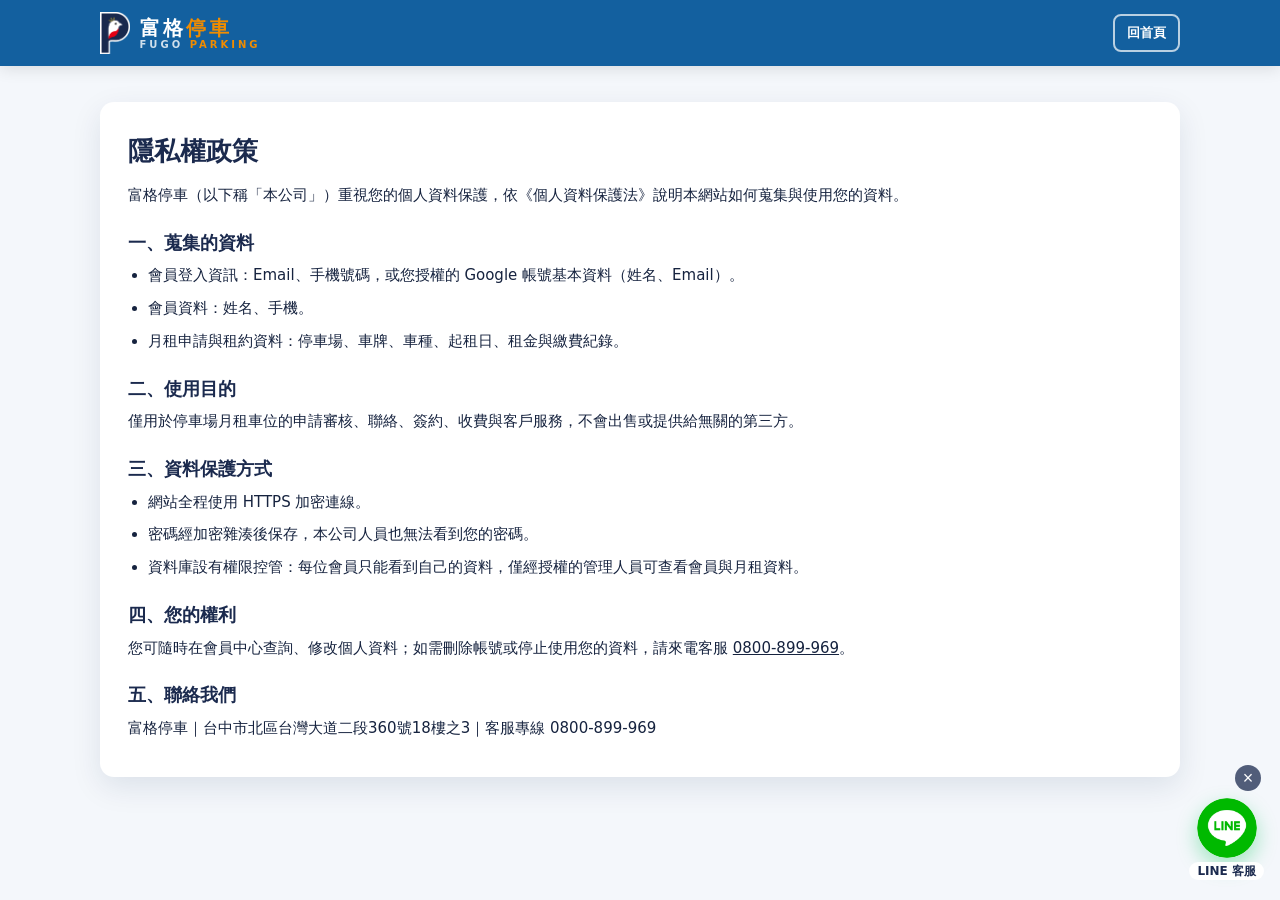
<file: privacy.html>
<!DOCTYPE html>
<html lang="zh-Hant-TW">
<head>
<meta charset="UTF-8">
<meta name="viewport" content="width=device-width, initial-scale=1.0">
<meta http-equiv="Content-Security-Policy" content="default-src 'self'; script-src 'self'; style-src 'self' https://fonts.googleapis.com; font-src https://fonts.gstatic.com; img-src 'self' data:; object-src 'none'; base-uri 'self'; form-action 'self'">
<title>隱私權政策｜富格停車</title>
<link rel="icon" type="image/png" href="assets/favicon.png">
<link href="https://fonts.googleapis.com/css2?family=Noto+Sans+TC:wght@400;500;700;900&display=swap" rel="stylesheet">
<link rel="stylesheet" href="css/style.css">
</head>
<body>
<header class="topbar">
  <div class="wrap">
    <a class="brand" href="index.html" aria-label="富格停車 首頁">
      <img src="assets/logo.png" alt="">
      <span class="brand-text"><span class="brand-zh">富格<em>停車</em></span><span class="brand-en">FUGO <em>PARKING</em></span></span>
    </a>
    <a class="btn btn-ghost btn-sm" href="index.html">回首頁</a>
  </div>
</header>
<main class="app-main">
  <div class="wrap">
    <article class="panel prose">
      <h1 class="sec-title">隱私權政策</h1>
      <p>富格停車（以下稱「本公司」）重視您的個人資料保護，依《個人資料保護法》說明本網站如何蒐集與使用您的資料。</p>
      <h2>一、蒐集的資料</h2>
      <ul>
        <li>會員登入資訊：Email、手機號碼，或您授權的 Google 帳號基本資料（姓名、Email）。</li>
        <li>會員資料：姓名、手機。</li>
        <li>月租申請與租約資料：停車場、車牌、車種、起租日、租金與繳費紀錄。</li>
      </ul>
      <h2>二、使用目的</h2>
      <p>僅用於停車場月租車位的申請審核、聯絡、簽約、收費與客戶服務，不會出售或提供給無關的第三方。</p>
      <h2>三、資料保護方式</h2>
      <ul>
        <li>網站全程使用 HTTPS 加密連線。</li>
        <li>密碼經加密雜湊後保存，本公司人員也無法看到您的密碼。</li>
        <li>資料庫設有權限控管：每位會員只能看到自己的資料，僅經授權的管理人員可查看會員與月租資料。</li>
      </ul>
      <h2>四、您的權利</h2>
      <p>您可隨時在會員中心查詢、修改個人資料；如需刪除帳號或停止使用您的資料，請來電客服 <a href="tel:0800899969">0800-899-969</a>。</p>
      <h2>五、聯絡我們</h2>
      <p>富格停車｜台中市北區台灣大道二段360號18樓之3｜客服專線 0800-899-969</p>
    </article>
  </div>
</main>
<script src="js/config.js"></script>
<script src="js/common.js"></script>
</body>
</html>
</file>
<file: css/style.css>
:root{
  --navy:#1b2a4e;
  --blue:#0a5a9c;
  --blue-2:#0a82c8;
  --blue-soft:#4a8cc0;
  --orange:#f08c00;
  --orange-dark:#d67a00;
  --red:#e60012;
  --ink:#16233f;
  --muted:#5b6b85;
  --line:#dfe6ef;
  --bg:#f4f7fb;
  --card:#ffffff;
  --ok:#0f9d58;
  --warn:#d97706;
  --bad:#dc2626;
  --radius:14px;
  --shadow:0 10px 30px rgba(10,40,80,.10);
}
*{box-sizing:border-box;margin:0;padding:0}
html{scroll-behavior:smooth}
body{font-family:'Noto Sans TC',system-ui,-apple-system,'PingFang TC','Microsoft JhengHei',sans-serif;color:var(--ink);background:var(--bg);line-height:1.65;-webkit-font-smoothing:antialiased}
a{color:inherit}
img{max-width:100%;display:block}
button,input,select,textarea{font:inherit}
.hidden{display:none!important}
.wrap{max-width:1120px;margin:0 auto;padding:0 20px}

/* ─── Top bar ─── */
.topbar{position:sticky;top:0;z-index:50;background:rgba(10,90,156,.96);backdrop-filter:blur(8px);box-shadow:0 2px 16px rgba(0,0,0,.12)}
.topbar .wrap{display:flex;align-items:center;justify-content:space-between;height:66px;gap:12px}
.brand{display:flex;align-items:center;gap:10px;text-decoration:none;color:#fff}
.brand img{height:42px;width:auto}
.brand-text{display:flex;flex-direction:column;line-height:1.1}
.brand-zh{font-weight:900;font-size:20px;letter-spacing:3px}
.brand-zh em{font-style:normal;color:var(--orange)}
.brand-en{font-size:10px;letter-spacing:3px;color:rgba(255,255,255,.8);font-weight:700}
.brand-en em{font-style:normal;color:var(--orange)}
.nav{display:flex;align-items:center;gap:22px}
.nav a{color:#fff;text-decoration:none;font-size:15px;font-weight:500;opacity:.92}
.nav a:hover{opacity:1;color:#ffd08a}
.btn{display:inline-flex;align-items:center;justify-content:center;gap:8px;border:none;border-radius:10px;padding:11px 20px;font-weight:700;font-size:15px;cursor:pointer;text-decoration:none;transition:transform .15s,background .2s,box-shadow .2s;white-space:nowrap}
.btn:active{transform:translateY(1px)}
.btn:disabled{opacity:.55;cursor:not-allowed}
.btn-orange{background:var(--orange);color:#fff;box-shadow:0 6px 16px rgba(240,140,0,.35)}
.btn-orange:hover{background:var(--orange-dark)}
.btn-white{background:#fff;color:var(--blue)}
.btn-ghost{background:transparent;color:#fff;border:2px solid rgba(255,255,255,.7)}
.btn-ghost:hover{background:rgba(255,255,255,.1)}
.btn-line{background:#fff;color:var(--ink);border:1.5px solid var(--line)}
.btn-line:hover{border-color:var(--blue-soft)}
.btn-blue{background:var(--blue);color:#fff}
.btn-blue:hover{background:#084a80}
.btn-danger{background:#fff;color:var(--bad);border:1.5px solid #f5b5b5}
.btn-sm{padding:6px 12px;font-size:13px;border-radius:8px}
.menu-btn{display:none;background:none;border:none;color:#fff;font-size:26px;cursor:pointer;padding:4px 8px}

/* ─── Hero (招牌風格) ─── */
.hero{position:relative;overflow:hidden;color:#fff;background:linear-gradient(100deg,var(--blue) 0%,#1d6aa8 45%,var(--blue-soft) 75%,var(--blue-2) 100%)}
.hero .wrap{position:relative;z-index:2;display:grid;grid-template-columns:1.2fr .8fr;gap:40px;align-items:center;padding-top:70px;padding-bottom:150px}
.hero-badge{display:inline-flex;flex-direction:column;align-items:center;border:2px solid var(--orange);border-radius:10px;padding:6px 14px;line-height:1;margin-bottom:22px}
.hero-badge b{font-size:30px;letter-spacing:2px;font-weight:700}
.hero-badge span{font-size:12px;color:var(--orange);letter-spacing:3px;font-weight:700;margin-top:4px}
.hero h1{font-size:clamp(46px,8vw,92px);font-weight:900;letter-spacing:10px;line-height:1.1}
.hero h1 em{font-style:normal;color:var(--orange)}
.hero-en{display:flex;align-items:center;gap:14px;font-size:clamp(20px,3vw,32px);letter-spacing:6px;font-weight:700;margin-top:10px}
.hero-en::before,.hero-en::after{content:"";width:34px;height:3px;background:#fff;display:block}
.hero-en em{font-style:normal;color:var(--orange)}
.hero-slogan{margin-top:22px;font-size:18px;color:rgba(255,255,255,.92)}
.hero-btns{display:flex;flex-wrap:wrap;gap:12px;margin-top:30px}
.hero-logo{justify-self:center;width:min(300px,70%)}
.hero-logo img{width:100%;filter:drop-shadow(0 18px 30px rgba(0,0,0,.25))}
.hero-wave{position:absolute;left:0;right:0;bottom:-1px;height:130px;z-index:1}
.hero-wave svg{width:100%;height:100%;display:block}
.hero-tagline{position:absolute;z-index:2;bottom:26px;left:0;right:0;text-align:center;color:var(--navy);font-family:'LXGW WenKai TC','Noto Sans TC',serif;font-size:clamp(20px,3vw,28px);letter-spacing:6px;font-weight:700}

/* ─── Sections ─── */
section{padding:72px 0}
.sec-head{text-align:center;margin-bottom:38px}
.sec-tag{display:inline-block;color:var(--orange);font-weight:800;letter-spacing:4px;font-size:13px;margin-bottom:6px}
.sec-head h2{font-size:clamp(26px,4vw,36px);font-weight:900;color:var(--navy);letter-spacing:2px}
.sec-head p{color:var(--muted);margin-top:8px}

/* 停車場卡片 */
.lots{display:grid;grid-template-columns:repeat(auto-fit,minmax(300px,1fr));gap:22px}
.lot{background:var(--card);border-radius:var(--radius);box-shadow:var(--shadow);overflow:hidden;display:flex;flex-direction:column}
.lot-top{background:linear-gradient(100deg,var(--blue),var(--blue-2));color:#fff;padding:22px;display:flex;gap:16px;align-items:center}
.lot-top img{width:52px;height:auto;flex-shrink:0}
.lot-top h3{font-size:21px;font-weight:800;letter-spacing:1px}
.lot-top small{display:block;color:rgba(255,255,255,.85);font-size:13px;margin-top:2px}
.lot-body{padding:20px 22px 22px;display:flex;flex-direction:column;gap:14px;flex:1}
.lot-row{display:flex;gap:10px;align-items:flex-start;color:var(--muted);font-size:15px}
.lot-row b{color:var(--ink);font-weight:600}
.lot-tags{display:flex;flex-wrap:wrap;gap:8px}
.tag{display:inline-block;font-size:12px;font-weight:700;padding:3px 10px;border-radius:999px;background:#eaf3fb;color:var(--blue)}
.tag.orange{background:#fff1dc;color:var(--orange-dark)}
.lot-actions{display:flex;gap:10px;flex-wrap:wrap;margin-top:auto}

/* 特色 */
.features{display:grid;grid-template-columns:repeat(auto-fit,minmax(220px,1fr));gap:18px}
.feature{background:#fff;border-radius:var(--radius);padding:26px 22px;box-shadow:var(--shadow);border-top:4px solid var(--orange)}
.feature .ico{width:54px;height:54px;border-radius:12px;background:#fff;border:2px solid var(--line);display:flex;align-items:center;justify-content:center;margin-bottom:14px}
.feature .ico svg{width:30px;height:30px}
.feature h3{font-size:18px;color:var(--navy);margin-bottom:6px}
.feature p{color:var(--muted);font-size:14.5px}

/* CTA */
.cta{background:linear-gradient(100deg,var(--navy),var(--blue));color:#fff;border-radius:20px;padding:44px 36px;display:flex;align-items:center;justify-content:space-between;gap:24px;flex-wrap:wrap;box-shadow:var(--shadow)}
.cta h2{font-size:clamp(22px,3.4vw,30px);font-weight:900;letter-spacing:2px}
.cta h2 em{font-style:normal;color:var(--orange)}
.cta p{color:rgba(255,255,255,.85);margin-top:6px}

/* 流程 */
.steps{display:grid;grid-template-columns:repeat(4,1fr);gap:16px;counter-reset:step}
.step{background:#fff;border-radius:var(--radius);padding:22px 18px;box-shadow:var(--shadow);position:relative}
.step::before{counter-increment:step;content:counter(step);display:flex;width:36px;height:36px;border-radius:50%;background:var(--orange);color:#fff;font-weight:900;align-items:center;justify-content:center;margin-bottom:10px}
.step h3{font-size:16px;color:var(--navy)}
.step p{font-size:14px;color:var(--muted);margin-top:4px}

/* Footer */
.footer{background:var(--navy);color:rgba(255,255,255,.8);padding:50px 0 26px;margin-top:20px}
.footer-grid{display:grid;grid-template-columns:1.2fr 1fr 1fr;gap:30px}
.footer h4{color:#fff;font-size:15px;margin-bottom:12px;letter-spacing:1px}
.footer p,.footer li{font-size:14px;margin-bottom:8px;list-style:none}
.footer a{text-decoration:none}
.footer a:hover{color:var(--orange)}
.footer .brand{margin-bottom:12px}
.footer-bottom{border-top:1px solid rgba(255,255,255,.12);margin-top:30px;padding-top:18px;font-size:12.5px;color:rgba(255,255,255,.55);display:flex;justify-content:space-between;flex-wrap:wrap;gap:8px}

/* ─── App pages (login / member / admin) ─── */
.app-main{min-height:calc(100vh - 66px);padding:36px 0 60px}
.panel{background:#fff;border-radius:var(--radius);box-shadow:var(--shadow);padding:28px}
.panel+.panel{margin-top:22px}
.panel h2{font-size:20px;color:var(--navy);margin-bottom:4px}
.panel .sub{color:var(--muted);font-size:14px;margin-bottom:18px}
.auth-box{max-width:440px;margin:0 auto}
.auth-logo{display:flex;justify-content:center;margin-bottom:12px}
.auth-logo img{height:78px}
.divider{display:flex;align-items:center;gap:12px;color:var(--muted);font-size:13px;margin:18px 0}
.divider::before,.divider::after{content:"";flex:1;height:1px;background:var(--line)}
.tabs{display:flex;background:var(--bg);border-radius:10px;padding:4px;gap:4px;margin-bottom:16px}
.tabs button{flex:1;border:none;background:transparent;padding:9px;border-radius:8px;font-weight:700;color:var(--muted);cursor:pointer}
.tabs button.on{background:#fff;color:var(--blue);box-shadow:0 2px 6px rgba(0,0,0,.06)}
.field{margin-bottom:14px}
.field label{display:block;font-size:13.5px;font-weight:700;margin-bottom:6px;color:var(--ink)}
.field label .req{color:var(--bad)}
.field input,.field select,.field textarea{width:100%;padding:11px 13px;border:1.5px solid var(--line);border-radius:10px;background:#fff;color:var(--ink);font-size:15px}
.field textarea{min-height:80px;resize:vertical}
.field input:focus,.field select:focus,.field textarea:focus{outline:none;border-color:var(--blue-2);box-shadow:0 0 0 3px rgba(10,130,200,.15)}
.field .hint{font-size:12.5px;color:var(--muted);margin-top:4px}
.checks{display:flex;flex-wrap:wrap;gap:8px 18px;padding:4px 0}
.checks label{display:inline-flex!important;align-items:center;gap:6px;font-weight:500!important;font-size:15px!important;margin:0!important;cursor:pointer}
.checks input{width:18px!important;height:18px;padding:0!important;accent-color:var(--orange)}
.grid2{display:grid;grid-template-columns:1fr 1fr;gap:0 14px}
.full{width:100%}
.btn-google{width:100%;background:#fff;color:#3c4043;border:1.5px solid #dadce0}
.btn-google:hover{background:#f8f9fa}
.btn-google svg{width:20px;height:20px}
.msg{padding:11px 14px;border-radius:10px;font-size:14px;margin-bottom:14px}
.msg.err{background:#fdecec;color:#a61b1b}
.msg.ok{background:#e7f6ee;color:#0b6b3a}
.msg.info{background:#eaf3fb;color:#0a4f85}
.legal{font-size:12px;color:var(--muted);text-align:center;margin-top:14px}
.userbar{display:flex;align-items:center;gap:10px;color:#fff;font-size:14px}
.userbar span{max-width:160px;overflow:hidden;text-overflow:ellipsis;white-space:nowrap}
.page-title{display:flex;justify-content:space-between;align-items:center;gap:12px;flex-wrap:wrap;margin-bottom:22px}
.page-title h1{font-size:26px;color:var(--navy);font-weight:900}
.cards{display:grid;grid-template-columns:repeat(auto-fit,minmax(160px,1fr));gap:14px;margin-bottom:22px}
.stat{background:#fff;border-radius:12px;padding:16px 18px;box-shadow:var(--shadow)}
.stat b{display:block;font-size:28px;color:var(--blue);line-height:1.1}
.stat span{font-size:13px;color:var(--muted)}
.stat.orange b{color:var(--orange-dark)}
.stat.red b{color:var(--bad)}
.table-wrap{overflow-x:auto;border:1px solid var(--line);border-radius:12px}
table{width:100%;border-collapse:collapse;font-size:14px;min-width:720px}
th{background:#f2f6fb;text-align:left;font-weight:700;color:var(--navy);padding:10px 12px;white-space:nowrap}
td{padding:10px 12px;border-top:1px solid var(--line);vertical-align:top}
tr:hover td{background:#fafcff}
.badge{display:inline-block;font-size:12px;font-weight:700;padding:2px 9px;border-radius:999px;white-space:nowrap}
.b-ok{background:#e7f6ee;color:#0b6b3a}
.b-warn{background:#fff4e0;color:#995200}
.b-bad{background:#fdecec;color:#a61b1b}
.b-mute{background:#eef1f5;color:#56637a}
.b-blue{background:#eaf3fb;color:#0a4f85}
.toolbar{display:flex;gap:10px;flex-wrap:wrap;align-items:center;margin-bottom:14px}
.toolbar input,.toolbar select{padding:9px 12px;border:1.5px solid var(--line);border-radius:10px;background:#fff;font-size:14px}
.toolbar input{flex:1;min-width:180px}
.admin-tabs{display:flex;gap:6px;flex-wrap:wrap;margin-bottom:18px}
.admin-tabs button{border:1.5px solid var(--line);background:#fff;border-radius:999px;padding:8px 16px;font-weight:700;color:var(--muted);cursor:pointer}
.admin-tabs button.on{background:var(--blue);border-color:var(--blue);color:#fff}
.empty{text-align:center;color:var(--muted);padding:34px 10px}
.row-actions{display:flex;gap:6px;flex-wrap:wrap}
dialog{border:none;border-radius:16px;padding:0;max-width:620px;width:calc(100% - 32px);box-shadow:0 30px 80px rgba(0,0,0,.3)}
dialog::backdrop{background:rgba(10,25,50,.55)}
.dlg-head{padding:18px 22px;border-bottom:1px solid var(--line);font-weight:800;color:var(--navy);font-size:18px}
.dlg-body{padding:20px 22px;max-height:70vh;overflow-y:auto}
.dlg-foot{padding:14px 22px;border-top:1px solid var(--line);display:flex;justify-content:flex-end;gap:10px}
.toast{position:fixed;left:50%;bottom:26px;transform:translateX(-50%);background:var(--navy);color:#fff;padding:12px 20px;border-radius:12px;font-size:14px;z-index:999;box-shadow:var(--shadow);max-width:calc(100% - 32px)}
.loading{text-align:center;padding:60px 0;color:var(--muted)}
.list-item{border:1px solid var(--line);border-radius:12px;padding:14px 16px;display:flex;justify-content:space-between;gap:12px;flex-wrap:wrap;align-items:center}
.list-item+.list-item{margin-top:10px}
.list-item h4{font-size:16px;color:var(--navy)}
.list-item p{font-size:13.5px;color:var(--muted)}

/* ─── Responsive ─── */
@media (max-width:860px){
  .hero .wrap{grid-template-columns:1fr;padding-top:40px;padding-bottom:150px;text-align:left}
  .hero-logo{display:none}
  .steps{grid-template-columns:1fr 1fr}
  .footer-grid{grid-template-columns:1fr}
  .nav{position:fixed;top:66px;left:0;right:0;background:var(--blue);flex-direction:column;align-items:stretch;gap:0;padding:8px 20px 18px;display:none;box-shadow:0 12px 20px rgba(0,0,0,.15)}
  .nav.open{display:flex}
  .nav a{padding:12px 0;border-bottom:1px solid rgba(255,255,255,.12)}
  .nav .btn{margin-top:12px}
  .menu-btn{display:block}
}
@media (max-width:560px){
  .wrap{padding:0 16px}
  section{padding:54px 0}
  .hero h1{letter-spacing:5px}
  .hero-en{letter-spacing:3px}
  .hero-en::before,.hero-en::after{width:20px}
  .steps{grid-template-columns:1fr}
  .grid2{grid-template-columns:1fr}
  .panel{padding:20px 16px}
  .cta{padding:30px 22px}
  .brand-zh{font-size:17px}
  .userbar span{display:none}
}
.mt30{margin-top:30px}
.center{text-align:center}
.captcha{display:flex;justify-content:center;margin:4px 0 16px;min-height:65px}
.hint{font-size:12px;color:var(--muted)}
.prose h2{font-size:18px;color:var(--navy);margin:20px 0 6px}.prose p,.prose li{color:var(--ink);font-size:15px;margin-bottom:8px}.prose ul{padding-left:20px}
.sec-title{font-size:26px;color:var(--navy);font-weight:900;margin-bottom:10px}
dialog{margin:auto}
#st-income{font-size:22px}

/* ─── 右下角 LINE 客服（與夢影 AI 同款：可收合成側邊標籤） ─── */
.line-support{position:fixed;right:0;bottom:calc(20px + env(safe-area-inset-bottom));z-index:60;display:flex;flex-direction:column;align-items:flex-end;gap:2px;max-width:100vw}
.line-support-check{position:absolute;width:1px;height:1px;opacity:0;margin:0;pointer-events:none}
.line-support-sr{position:absolute;width:1px;height:1px;overflow:hidden;clip:rect(0 0 0 0);white-space:nowrap}
.line-support-toggle{display:flex;align-items:center;justify-content:center;min-width:36px;min-height:36px;margin-right:max(14px,env(safe-area-inset-right));cursor:pointer}
.line-support-open{display:flex;align-items:center;justify-content:center;width:26px;height:26px;border-radius:50%;background:rgba(27,42,78,.75);color:#fff;font:400 18px/1 Arial,Helvetica,sans-serif}
.line-support-tag{display:none;padding:14px 8px;min-width:40px;justify-content:center;align-items:center;writing-mode:vertical-rl;text-orientation:upright;letter-spacing:.2em;font-size:13px;font-weight:700;line-height:1.2;white-space:nowrap;color:#fff;background:var(--navy);border-left:3px solid #06c755;border-radius:12px 0 0 12px;box-shadow:var(--shadow)}
.line-support-link{display:flex;flex-direction:column;align-items:center;gap:4px;margin-right:max(16px,env(safe-area-inset-right));text-decoration:none;border-radius:12px}
.line-support-bubble{width:60px;height:60px;flex:none;border-radius:50%;display:block;background:url("../assets/line-icon.png") center/100% 100% no-repeat;box-shadow:0 8px 20px rgba(6,199,85,.35);transition:transform .18s}
.line-support-link:hover .line-support-bubble{transform:scale(1.06)}
.line-support-label{font-size:12px;font-weight:700;line-height:18px;color:var(--navy);background:rgba(255,255,255,.92);padding:0 8px;border-radius:999px;white-space:nowrap}
.line-support-link:focus-visible{outline:2px solid var(--blue-2);outline-offset:3px}
.line-support-check:focus-visible + .line-support-toggle{outline:2px solid var(--blue-2);outline-offset:-3px;border-radius:8px}
.line-support-check:checked + .line-support-toggle{margin-right:0}
.line-support-check:checked + .line-support-toggle .line-support-open{display:none}
.line-support-check:checked + .line-support-toggle .line-support-tag{display:flex}
.line-support-check:checked ~ .line-support-link{display:none}
.where .relocate{margin-left:10px;vertical-align:middle}
.dlg-foot #nf-del{margin-right:auto}
</file>
<file: css/site.css>
/* 富格停車 — 前台（首頁、據點介紹、最新消息） */
.pub{
  --navy:#16243f;
  --navy-2:#1b2a4e;
  --ink:#16233f;
  --muted:#5d6a7f;
  --line:#e3e7ee;
  --soft:#f5f7fa;
  --o:#ee8200;
  --o-d:#d06f00;
  --o-soft:#fff1de;
  background:#fff;
}
.pub .wrap{max-width:1200px;padding:0 clamp(16px,4vw,40px)}
.pub .wrap.narrow{max-width:820px}
.pub section[id],.pub main{scroll-margin-top:84px}
.pub :focus-visible{outline:3px solid #4a8cc0;outline-offset:3px}
.pub .ico{width:22px;height:22px;flex:none;fill:none;stroke:currentColor;stroke-width:1.9;stroke-linecap:round;stroke-linejoin:round}
.skip-link{position:fixed;z-index:200;top:8px;left:8px;padding:10px 16px;background:#fff;color:var(--navy);border-radius:8px;transform:translateY(-160%)}
.skip-link:focus{transform:none}
.visually-hidden{position:absolute;width:1px;height:1px;overflow:hidden;clip:rect(0 0 0 0);white-space:nowrap}
body.lock{overflow:hidden}

/* ── 頂端列 ── */
.ph{position:sticky;top:0;z-index:60;background:rgba(10,90,156,.97);backdrop-filter:blur(10px);transition:box-shadow .2s}
.pub .ph .brand,.pub .ph .brand-zh{color:#fff}
.pub .ph .brand-en{color:rgba(255,255,255,.85)}
.ph.scrolled{box-shadow:0 6px 24px rgba(22,36,63,.08)}
.ph .wrap{display:flex;align-items:center;justify-content:space-between;height:76px;gap:16px}
.pub .brand{color:var(--navy);gap:12px}
.pub .brand img{height:46px}
.pub .brand-zh{font-size:24px;letter-spacing:4px;color:var(--navy)}
.pub .brand-zh em{color:var(--o)}
.pub .brand-en{font-size:10.5px;letter-spacing:3.2px;color:var(--navy);margin-top:3px}
.ph-nav{display:flex;align-items:center;gap:6px}
.ph-nav a{position:relative;padding:10px 16px;font-weight:700;font-size:16px;color:#fff;text-decoration:none;border-radius:10px}
.ph-nav a::after{content:"";position:absolute;left:16px;right:16px;bottom:4px;height:3px;border-radius:2px;background:var(--o);transform:scaleX(0);transition:transform .2s}
.ph-nav a:hover::after,.ph-nav a[aria-current="page"]::after{transform:scaleX(1)}
.ph-nav .ph-login{margin-left:8px;border:1.5px solid rgba(255,255,255,.85);padding:8px 18px}
.ph-nav .ph-login::after{display:none}
.ph-nav .ph-login:hover{background:#fff;color:#0a5a9c}
.ph-menu{display:none;width:48px;height:48px;border:none;background:none;cursor:pointer;flex-direction:column;justify-content:center;align-items:center;gap:6px;border-radius:10px}
.ph-menu span{display:block;width:28px;height:3px;border-radius:2px;background:#fff}

/* ── 共用標題（左側橘色直條） ── */
.bar-title{position:relative;padding-left:20px;font-size:clamp(24px,3vw,32px);font-weight:900;color:var(--navy);letter-spacing:1px;line-height:1.25}
.bar-title::before{content:"";position:absolute;left:0;top:.12em;bottom:.12em;width:6px;border-radius:2px;background:var(--o)}

/* ── 主視覺 ── */
.hero2{position:relative;overflow:hidden;background:var(--navy);color:#fff;min-height:340px;display:flex;align-items:center}
.hero2-art{position:absolute;inset:0}
.hero2-art{background:#2a3446 url("../assets/hero-entrance.jpg") 100% 60%/cover no-repeat;animation:zoomout 14s ease-out both}
@keyframes zoomout{from{transform:scale(1.08)}to{transform:none}}
.hero2-art::after{content:"";position:absolute;inset:0;background:linear-gradient(90deg,var(--navy) 0%,rgba(22,36,63,.96) 28%,rgba(22,36,63,.55) 50%,rgba(22,36,63,.05) 72%)}
.hero2-copy{position:relative;z-index:1;width:100%;padding-top:56px;padding-bottom:56px}
.hero2-kicker{display:inline-flex;align-items:center;gap:10px;font-size:14px;font-weight:700;letter-spacing:2px;color:rgba(255,255,255,.85);margin-bottom:14px}
.hero2-kicker span{border:1.5px solid var(--o);color:var(--o);border-radius:6px;padding:2px 8px;letter-spacing:1px}
.hero2 h1{font-size:clamp(34px,5.2vw,60px);font-weight:900;letter-spacing:4px;line-height:1.2;text-shadow:0 4px 24px rgba(0,0,0,.25);animation:rise .7s ease both}
.hero2-sub{max-width:540px;margin-top:14px;font-size:16px;color:rgba(255,255,255,.85);animation:rise .7s .12s ease both}
.m-br{display:none}
@keyframes rise{from{opacity:0;transform:translateY(16px)}to{opacity:1;transform:none}}

/* ── 找停車場 ── */
.pub .find{padding:0}
.find-grid{display:grid;grid-template-columns:minmax(320px,420px) 1fr;min-height:520px;border-bottom:1px solid var(--line)}
.find-panel{padding:36px clamp(16px,3vw,40px);background:#fff}
.search{display:flex;align-items:center;gap:10px;margin-top:22px;padding:0 16px;height:54px;border:1.5px solid #cfd6e0;border-radius:12px;color:var(--muted);transition:border-color .2s,box-shadow .2s}
.search:focus-within{border-color:var(--o);box-shadow:0 0 0 4px rgba(238,130,0,.15)}
.pub .search input:focus-visible{outline:none}
.search input{flex:1;min-width:0;border:none;outline:none;background:none;font-size:16px;color:var(--ink)}
.seg{position:relative;display:grid;grid-template-columns:1fr 1fr;margin-top:16px;padding:4px;border-radius:999px;background:#eef1f5}
.seg button{position:relative;z-index:1;height:46px;border:none;border-radius:999px;background:none;font-size:16px;font-weight:700;color:var(--muted);cursor:pointer;transition:color .2s,background .25s,box-shadow .25s}
.seg button.on{background:var(--o);color:#fff;box-shadow:0 6px 14px rgba(238,130,0,.3)}
.find-hint{margin:14px 2px 6px;font-size:13.5px;color:var(--muted)}
.lot-list{list-style:none;border-top:1px solid var(--line)}
.lot-row{display:flex;align-items:center;gap:14px;width:100%;padding:18px 10px;border:none;border-bottom:1px solid var(--line);background:none;text-align:left;cursor:pointer;color:var(--navy);text-decoration:none;position:relative;transition:background .2s}
.lot-row::before{content:"";position:absolute;left:0;top:12px;bottom:12px;width:4px;border-radius:2px;background:var(--o);transform:scaleY(0);transition:transform .2s}
.lot-row:hover{background:var(--soft)}
.lot-row.on{background:var(--o-soft)}
.lot-row.on::before{transform:scaleY(1)}
.lot-p{width:30px;height:30px;stroke-width:1.7;color:var(--navy)}
.lot-txt{flex:1;display:flex;flex-direction:column;line-height:1.35}
.lot-txt strong{font-size:17px;font-weight:700}
.lot-txt small{font-size:13.5px;color:var(--muted);margin-top:3px}
.lot-chev{width:20px;height:20px;color:#7b8798;transition:transform .2s}
.lot-row:hover .lot-chev{transform:translateX(3px)}
.lot-empty{padding:20px 4px;color:var(--muted);font-size:14px}
.sheet-list .sheet-grip{display:none}

.find-map{position:relative;background:#e8ecef;min-height:420px}
.find-map iframe{position:absolute;inset:0;width:100%;height:100%;border:0;filter:saturate(.85)}
.map-card{position:absolute;left:50%;top:24px;z-index:2;transform:translateX(-50%);display:grid;grid-template-columns:1fr auto;gap:4px 18px;align-items:center;min-width:300px;max-width:calc(100% - 32px);padding:16px 18px;background:#fff;border-radius:14px;box-shadow:0 14px 40px rgba(22,36,63,.22)}
.map-card.pop{animation:pop .35s cubic-bezier(.2,.9,.3,1.3)}
@keyframes pop{from{opacity:0;transform:translate(-50%,10px) scale(.96)}to{opacity:1;transform:translateX(-50%)}}
.map-card strong{grid-column:1/-1;font-size:18px;font-weight:900;color:var(--navy)}
.mc-dist{display:flex;align-items:center;gap:4px;font-size:14px;color:var(--muted)}
.mc-dist .ico{width:17px;height:17px}
.mc-actions{display:flex;align-items:center;gap:12px}
.mc-btn{display:inline-flex;align-items:center;gap:6px;padding:8px 16px;border-radius:10px;background:var(--o);color:#fff;font-weight:700;font-size:15px;text-decoration:none;box-shadow:0 6px 14px rgba(238,130,0,.3);transition:background .2s}
.mc-btn:hover{background:var(--o-d)}
.mc-btn .ico{width:17px;height:17px;fill:#fff;stroke:#fff}
.mc-more{display:inline-flex;align-items:center;font-size:14px;font-weight:700;color:var(--navy);text-decoration:none;white-space:nowrap}
.mc-more .ico{width:16px;height:16px}

/* ── 月租橫幅 ── */
.cta-band{display:block;background:var(--navy);color:#fff;text-decoration:none}
.cta-band .wrap{display:flex;align-items:center;gap:22px;height:92px}
.cta-car{width:42px;height:42px;stroke-width:1.5}
.cta-sep{width:1px;height:40px;background:rgba(255,255,255,.35)}
.cta-text{font-size:clamp(20px,2.6vw,28px);font-weight:900;letter-spacing:2px}
.cta-arrow{width:30px;height:30px;color:var(--o);stroke-width:2.4;transition:transform .25s}
.cta-band:hover .cta-arrow{transform:translateX(8px)}

/* ── 區塊 ── */
.pub .sec{padding:64px 0}
.sec-soft{background:var(--soft)}
.sec-row{display:flex;align-items:flex-end;justify-content:space-between;gap:12px;margin-bottom:22px}
.more-link{display:inline-flex;align-items:center;gap:2px;font-weight:700;font-size:15px;color:var(--navy);text-decoration:none}
.more-link .ico{width:18px;height:18px;transition:transform .2s}
.more-link:hover .ico{transform:translateX(3px)}
.reveal{opacity:0;transform:translateY(18px);transition:opacity .6s ease,transform .6s ease}
.reveal.in{opacity:1;transform:none}

/* 消息列表 */
.news-list{list-style:none;border-top:1px solid var(--line)}
.news-row{display:flex;align-items:center;gap:20px;width:100%;padding:20px 6px;border:none;border-bottom:1px solid var(--line);background:none;text-align:left;color:var(--navy);text-decoration:none;cursor:pointer;transition:background .2s}
.news-row:hover{background:var(--soft)}
.news-date{flex:none;width:84px;padding-right:18px;border-right:1.5px solid var(--line);font-size:22px;font-weight:700;letter-spacing:.5px}
.news-main{flex:1;display:flex;flex-direction:column;align-items:flex-start;gap:6px;min-width:0}
.news-main strong{font-size:18px;font-weight:700;line-height:1.4}
.news-tag{font-size:12.5px;font-weight:700;padding:2px 10px;border-radius:6px;background:var(--o-soft);color:#b75b00}
.news-tag.notice{background:#e7eef8;color:#1d4f8a}
.news-tag.lottery{background:#fde7e7;color:#b3261e}
.news-chev{width:22px;height:22px;color:#7b8798;transition:transform .25s}
.news-row:hover .news-chev{transform:translateX(3px)}
.news-item.open .news-chev,.news-item .news-row[aria-expanded="true"] .news-chev{transform:rotate(180deg)}
.news-body{padding:6px 6px 22px 110px;border-bottom:1px solid var(--line);color:#33415a;animation:rise .3s ease both}
.news-body p{margin-bottom:8px}
.news-body time{font-size:13px;color:var(--muted)}
.news-none{padding:30px 6px;color:var(--muted)}

/* 月租流程 */
.flow{list-style:none;display:grid;grid-template-columns:repeat(4,1fr);gap:16px;margin-bottom:28px}
.flow li{position:relative;padding:22px 20px;background:#fff;border:1px solid var(--line);border-radius:14px;transition:transform .2s,box-shadow .2s}
.flow li:hover{transform:translateY(-4px);box-shadow:0 14px 30px rgba(22,36,63,.08)}
.flow-no{font-size:28px;font-weight:900;color:var(--o);letter-spacing:1px}
.flow h3{font-size:18px;color:var(--navy);margin:4px 0 4px}
.flow p{font-size:14.5px;color:var(--muted)}
.faq{background:#fff;border:1px solid var(--line);border-radius:14px;padding:4px 22px;margin-bottom:30px}
.faq details{border-bottom:1px solid var(--line)}
.faq details:last-child{border-bottom:none}
.faq summary{display:flex;align-items:center;justify-content:space-between;gap:12px;padding:18px 0;font-weight:700;color:var(--navy);cursor:pointer;list-style:none}
.faq summary::-webkit-details-marker{display:none}
.faq summary .ico{width:20px;height:20px;color:#7b8798;transition:transform .25s}
.faq details[open] summary .ico{transform:rotate(180deg)}
.faq details p{padding:0 0 18px;color:#33415a}
.faq a{color:var(--o-d);font-weight:700}
.btn-lg{padding:15px 32px;font-size:17px;border-radius:12px}
.pub .btn-orange{background:var(--o);box-shadow:0 8px 20px rgba(238,130,0,.3)}
.pub .btn-orange:hover{background:var(--o-d)}
.btn-outline{background:#fff;color:var(--o-d);border:2px solid var(--o)}
.btn-outline:hover{background:var(--o-soft)}
.pub .btn .ico{width:20px;height:20px}
.pub .btn-orange .ico{stroke:#fff}

/* 關於 */
.about-lead{max-width:760px;margin:18px 0 28px;font-size:17px;color:#33415a}
.about-lead strong{color:var(--navy)}
.perks{display:grid;grid-template-columns:repeat(4,1fr);gap:16px}
.perk{padding:24px 20px;border:1px solid var(--line);border-radius:14px;transition:border-color .2s,transform .2s}
.perk:hover{border-color:var(--o);transform:translateY(-3px)}
.perk .ico{width:34px;height:34px;color:var(--o);stroke-width:1.6}
.perk h3{font-size:17px;color:var(--navy);margin:12px 0 4px}
.perk p{font-size:14px;color:var(--muted)}

/* ── 頁尾 ── */
.pf{background:var(--navy);color:rgba(255,255,255,.78);padding:48px 0 26px}
.pf-grid{display:grid;grid-template-columns:1.3fr 1fr 1fr;gap:30px;margin-bottom:28px}
.pf .brand{color:#fff}
.pf .brand-zh{color:#fff}
.pf .brand-en{color:rgba(255,255,255,.75)}
.pf-slogan{margin-top:12px;font-size:14px}
.pf h3{color:#fff;font-size:15px;margin-bottom:12px;letter-spacing:1px}
.pf ul{list-style:none}
.pf li{font-size:14px;margin-bottom:8px}
.pf a{color:#fff;text-decoration:none}
.pf a:hover{color:var(--o)}
.pf-bottom{display:flex;justify-content:space-between;flex-wrap:wrap;gap:8px;padding-top:18px;border-top:1px solid rgba(255,255,255,.12);font-size:13px;color:rgba(255,255,255,.55)}
.lot-page + .pf,.news-page + .pf{padding-top:6px}
.lot-page + .pf .pf-bottom,.news-page + .pf .pf-bottom{border-top:none}

/* ── 據點介紹頁 ── */
.lot-page{padding:22px 0 56px}
.back{display:inline-flex;align-items:center;gap:4px;margin-bottom:16px;font-weight:700;font-size:16px;color:var(--navy);text-decoration:none}
.back .ico{transition:transform .2s}
.back:hover .ico{transform:translateX(-3px)}
.lot-layout{display:grid;grid-template-columns:1.15fr 1fr;gap:36px;align-items:start}
.lot-map{position:relative;aspect-ratio:4/3;border-radius:16px;overflow:hidden;background:#e8ecef;box-shadow:0 14px 40px rgba(22,36,63,.12)}
.lot-map iframe{position:absolute;inset:0;width:100%;height:100%;border:0}
.lot-info h1{font-size:clamp(26px,3.4vw,36px);font-weight:900;color:var(--navy);letter-spacing:1px;line-height:1.25}
.lot-district{margin:6px 0 18px;color:var(--muted);font-size:16px}
.info-list{display:grid;grid-template-columns:auto 1fr;border-top:1px solid var(--line)}
.info-list dt,.info-list dd{padding:14px 0;border-bottom:1px solid var(--line)}
.info-list dt{display:flex;align-items:center;gap:10px;padding-right:28px;font-weight:700;color:var(--navy)}
.info-list dd{color:#26334d}
.info-list dd a{color:var(--navy);font-weight:700;text-decoration:none}
.lot-tags{display:flex;flex-wrap:wrap;gap:8px;margin:18px 0 22px}
.chip{font-size:13px;font-weight:700;padding:4px 12px;border-radius:999px;background:var(--soft);color:var(--navy);border:1px solid var(--line)}
.lot-cta{display:grid;grid-template-columns:1fr 1fr;gap:12px}
.other-lots{margin-top:34px}
.other-lots h2{font-size:16px;color:var(--muted);margin-bottom:6px}
.other-lots ul{list-style:none;border-top:1px solid var(--line)}

/* ── 最新消息頁 ── */
.news-page{padding:36px 0 64px}
.tabs3{display:grid;grid-template-columns:repeat(4,1fr);margin:24px 0 18px;border:1.5px solid var(--line);border-radius:12px;overflow:hidden}
.tabs3 button{height:50px;border:none;border-right:1.5px solid var(--line);background:#fff;font-size:16px;font-weight:700;color:var(--navy);cursor:pointer;transition:background .2s,color .2s}
.tabs3 button:last-child{border-right:none}
.tabs3 button.on{background:var(--navy);color:#fff}

/* ── 側邊服務選單 ── */
.scrim{position:fixed;inset:0;z-index:90;background:rgba(15,24,42,.45);opacity:0;transition:opacity .25s}
.scrim.on{opacity:1}
.drawer{position:fixed;top:0;right:0;bottom:0;z-index:100;width:min(420px,90vw);display:flex;flex-direction:column;background:#fff;box-shadow:-20px 0 50px rgba(15,24,42,.2);transform:translateX(105%);transition:transform .3s cubic-bezier(.2,.8,.2,1);visibility:hidden}
.drawer.open{transform:none;visibility:visible}
.dr-head{display:flex;align-items:center;justify-content:space-between;padding:14px 18px 14px 22px;border-bottom:1px solid var(--line)}
.dr-head .brand img{height:40px}
.dr-head .brand-zh{font-size:21px}
.dr-close{width:46px;height:46px;border:none;background:none;color:var(--navy);cursor:pointer;display:flex;align-items:center;justify-content:center;border-radius:10px}
.dr-close .ico{width:28px;height:28px;stroke-width:2.2}
.dr-body{flex:1;overflow-y:auto;padding:26px 22px 20px}
.dr-body .bar-title{font-size:28px;margin-bottom:18px}
.dr-row{display:flex;align-items:center;gap:16px;width:100%;padding:18px 4px;border:none;border-top:1px solid var(--line);background:none;font-size:19px;font-weight:700;color:var(--navy);text-decoration:none;cursor:pointer;text-align:left}
.dr-row > .ico:first-child{width:28px;height:28px;stroke-width:1.7}
.dr-row span{flex:1}
.dr-chev{width:22px;height:22px;color:var(--navy);transition:transform .25s}
.dr-group .dr-row[aria-expanded="true"] .dr-chev{transform:rotate(180deg)}
.dr-sub{list-style:none;padding:0 0 10px 48px}
.dr-sub a{display:block;padding:9px 0;font-size:17px;font-weight:500;color:var(--navy);text-decoration:none}
.dr-sub a:hover{color:var(--o-d)}
.dr-call{display:flex;align-items:center;gap:20px;padding:20px 26px calc(20px + env(safe-area-inset-bottom));background:var(--navy);color:#fff;text-decoration:none}
.dr-call .ico{width:38px;height:38px;color:var(--o);stroke-width:1.8;padding-right:18px;box-sizing:content-box;border-right:1px solid rgba(255,255,255,.3)}
.dr-call span{display:flex;flex-direction:column;line-height:1.3}
.dr-call small{font-size:16px;font-weight:700}
.dr-call strong{font-size:26px;letter-spacing:1px}

/* ── 客服面板 ── */
.sheet{position:fixed;left:50%;bottom:0;z-index:100;width:min(520px,100%);padding:12px 22px calc(22px + env(safe-area-inset-bottom));background:#fff;border-radius:22px 22px 0 0;box-shadow:0 -20px 50px rgba(15,24,42,.2);transform:translate(-50%,105%);transition:transform .3s cubic-bezier(.2,.8,.2,1);visibility:hidden}
.sheet.open{transform:translate(-50%,0);visibility:visible}
.sheet-grip{display:block;width:44px;height:5px;margin:0 auto 18px;border-radius:3px;background:#cfd5de}
.sheet .bar-title{font-size:22px;margin-bottom:10px}
.help-row{display:flex;align-items:center;gap:14px;padding:16px 4px;border-bottom:1px solid var(--line);color:var(--navy);text-decoration:none}
.help-row > .ico:first-child{width:28px;height:28px;color:var(--o);stroke-width:1.7}
.help-row span{flex:1;display:flex;flex-direction:column;line-height:1.35}
.help-row strong{font-size:17px}
.help-row small{font-size:13.5px;color:var(--muted)}
.help-line{width:30px;height:30px;flex:none}
.help-row.static{border-bottom:none}
.sheet-close{width:100%;margin-top:12px}

/* ── 手機底部列 ── */
.tabbar{display:none}

/* ── 平板／手機 ── */
@media (max-width:1000px){
  .perks{grid-template-columns:repeat(2,1fr)}
  .flow{grid-template-columns:repeat(2,1fr)}
}
@media (max-width:860px){
  .ph .wrap{height:66px}
  .pub .brand img{height:40px}
  .pub .brand-zh{font-size:21px;letter-spacing:3px}
  .ph-nav{display:none}
  .ph-menu{display:flex}
  .hero2{min-height:220px}
  .hero2-art{inset:0;background-image:url("../assets/hero-entrance-m.jpg");background-position:74% 60%}
  .hero2-art::after{background:linear-gradient(90deg,rgba(22,36,63,.92) 0%,rgba(22,36,63,.6) 55%,rgba(22,36,63,.25) 100%)}
  .hero2-copy{padding-top:38px;padding-bottom:38px}
  .hero2-sub{font-size:14.5px;max-width:300px}
  .m-br{display:inline}
  .find-grid{display:flex;flex-direction:column;min-height:0}
  .find-panel{display:contents}
  .find-panel > .bar-title,.find-panel > .search,.find-panel > .seg,.find-panel > .find-hint{margin-left:16px;margin-right:16px}
  .find-panel > .bar-title{margin-top:28px}
  .find-map{order:5;height:340px;min-height:0}
  .map-card{top:14px;min-width:0;width:calc(100% - 32px)}
  .sheet-list{order:6;position:relative;z-index:3;margin-top:-22px;padding:10px 16px 8px;background:#fff;border-radius:22px 22px 0 0;box-shadow:0 -10px 30px rgba(22,36,63,.12)}
  .sheet-list .sheet-grip{display:block;margin-bottom:6px}
  .lot-list{border-top:none}
  .lot-row:last-child{border-bottom:none}
  .cta-band .wrap{height:76px;gap:16px}
  .cta-car{width:34px;height:34px}
  .pub .sec{padding:44px 0}
  .news-date{width:70px;padding-right:14px;font-size:19px}
  .news-row{gap:14px}
  .news-main strong{font-size:16.5px}
  .news-body{padding-left:90px}
  .pf-grid{grid-template-columns:1fr;gap:22px}
  .lot-layout{grid-template-columns:1fr;gap:20px}
  .lot-map{margin:0 calc(-1 * clamp(16px,4vw,40px));border-radius:0;aspect-ratio:16/11}
  .lot-cta{position:sticky;bottom:calc(64px + env(safe-area-inset-bottom));z-index:5;margin:0 calc(-1 * clamp(16px,4vw,40px));padding:12px clamp(16px,4vw,40px);background:#fff;box-shadow:0 -8px 20px rgba(22,36,63,.06)}
  .lot-cta .btn-lg{padding:14px 10px}
  .tabbar{position:fixed;left:0;right:0;bottom:0;z-index:70;display:grid;grid-template-columns:repeat(4,1fr);padding-bottom:env(safe-area-inset-bottom);background:rgba(255,255,255,.98);border-top:1px solid var(--line);box-shadow:0 -6px 24px rgba(22,36,63,.07)}
  .tab{position:relative;display:flex;flex-direction:column;align-items:center;justify-content:center;gap:3px;height:64px;border:none;background:none;color:var(--navy);font-size:13px;font-weight:700;text-decoration:none;cursor:pointer}
  .tab + .tab::before{content:"";position:absolute;left:0;top:18px;bottom:18px;border-left:1px solid var(--line)}
  .tab .ico{width:25px;height:25px}
  .tab.on{color:var(--o)}
  .tab.on .ico{fill:rgba(238,130,0,.15)}
  body.has-tabbar{padding-bottom:calc(64px + env(safe-area-inset-bottom))}
  /* 手機版已有底部「客服」（含 LINE），隱藏浮動 LINE 按鈕避免擋住內容 */
  body.has-tabbar .line-support{display:none}
}
@media (max-width:520px){
  .perks,.flow{grid-template-columns:1fr 1fr;gap:10px}
  .flow li,.perk{padding:16px 14px}
  .news-body{padding-left:6px}
  .info-list dt{padding-right:16px}
}
@media (prefers-reduced-motion:reduce){
  .pub *,.pub *::before,.pub *::after{animation:none!important;transition:none!important}
  .reveal{opacity:1;transform:none}
}

/* ── 手機版：文字與元件整體縮小約 30% ── */
@media (max-width:860px){
  .pub{font-size:13px}
  .ph .wrap{height:56px}
  .pub .brand{gap:8px}
  .pub .brand img{height:32px}
  .pub .brand-zh{font-size:16px;letter-spacing:2px}
  .pub .brand-en{font-size:8px;letter-spacing:2.2px;margin-top:2px}
  .ph-menu{width:40px;height:40px;gap:5px}
  .ph-menu span{width:22px;height:2.5px}
  .bar-title{font-size:20px;padding-left:14px}
  .bar-title::before{width:4px}
  .hero2{min-height:200px}
  .hero2-copy{padding-top:28px;padding-bottom:28px}
  .hero2-kicker{font-size:10.5px;gap:7px;margin-bottom:10px;letter-spacing:1.5px}
  .hero2-kicker span{padding:1px 6px}
  .hero2 h1{font-size:26px;letter-spacing:2px}
  .hero2-sub{font-size:12px;max-width:250px;margin-top:10px}
  .find-panel > .bar-title{margin-top:22px}
  .search{height:44px;margin-top:14px;padding:0 12px;border-radius:10px}
  .search .ico{width:18px;height:18px}
  .seg{margin-top:12px}
  .seg button{height:36px;font-size:13px}
  .find-hint{font-size:11px;margin:10px 2px 4px}
  .find-map{height:280px}
  .map-card{padding:11px 13px;gap:3px 12px;border-radius:12px;top:10px}
  .map-card strong{font-size:14px}
  .mc-dist{font-size:11px}
  .mc-dist .ico{width:14px;height:14px}
  .mc-actions{gap:8px}
  .mc-btn{font-size:12px;padding:6px 11px;border-radius:8px}
  .mc-btn .ico{width:13px;height:13px}
  .mc-more{font-size:11.5px}
  .mc-more .ico{width:13px;height:13px}
  .lot-row{padding:12px 6px;gap:10px}
  .lot-p{width:22px;height:22px}
  .lot-txt strong{font-size:13.5px}
  .lot-txt small{font-size:11px;margin-top:1px}
  .lot-chev{width:16px;height:16px}
  .cta-band .wrap{height:58px;gap:12px}
  .cta-car{width:26px;height:26px}
  .cta-sep{height:28px}
  .cta-text{font-size:16px;letter-spacing:1px}
  .cta-arrow{width:22px;height:22px}
  .pub .sec{padding:32px 0}
  .sec-row{margin-bottom:14px}
  .more-link{font-size:12px}
  .more-link .ico{width:14px;height:14px}
  .news-row{padding:13px 4px;gap:10px}
  .news-date{width:52px;padding-right:10px;font-size:14px}
  .news-main{gap:4px}
  .news-main strong{font-size:13.5px}
  .news-tag{font-size:10px;padding:1px 7px}
  .news-chev{width:16px;height:16px}
  .news-body{padding:4px 4px 16px 66px;font-size:12.5px}
  .news-body time{font-size:11px}
  .flow{gap:8px;margin-bottom:18px}
  .flow li,.perk{padding:12px 11px;border-radius:12px}
  .flow-no{font-size:19px}
  .flow h3,.perk h3{font-size:13.5px;margin:3px 0 2px}
  .flow p,.perk p{font-size:11.5px}
  .perk .ico{width:24px;height:24px}
  .faq{padding:2px 14px;margin-bottom:20px}
  .faq summary{font-size:13px;padding:13px 0}
  .faq summary .ico{width:16px;height:16px}
  .faq details p{font-size:12.5px;padding-bottom:13px}
  .about-lead{font-size:13px;margin:12px 0 18px}
  .btn-lg{padding:11px 22px;font-size:13.5px;border-radius:10px}
  .pub .btn .ico{width:16px;height:16px}
  .pf{padding:32px 0 20px}
  .pf h3{font-size:13px}
  .pf li,.pf-slogan{font-size:12px}
  .pf-bottom{font-size:11px}
  .tab{height:54px;font-size:10.5px;gap:2px}
  .tab .ico{width:21px;height:21px}
  body.has-tabbar{padding-bottom:calc(54px + env(safe-area-inset-bottom))}
  .lot-page{padding:14px 0 36px}
  .back{font-size:13px;margin-bottom:10px}
  .back .ico{width:16px;height:16px}
  .lot-info h1{font-size:21px}
  .lot-district{font-size:12.5px;margin:3px 0 12px}
  .info-list dt,.info-list dd{padding:10px 0;font-size:13px}
  .info-list dt .ico{width:17px;height:17px}
  .chip{font-size:11px;padding:3px 9px}
  .lot-tags{margin:12px 0 14px}
  .lot-cta{bottom:calc(54px + env(safe-area-inset-bottom));padding-top:10px;padding-bottom:10px;gap:8px}
  .lot-cta .btn-lg{padding:11px 8px}
  .other-lots{margin-top:22px}
  .other-lots h2{font-size:12.5px}
  .news-page{padding:22px 0 40px}
  .tabs3{margin:16px 0 12px;border-radius:10px}
  .tabs3 button{height:38px;font-size:13px}
  .drawer{width:min(270px,72vw)}
  .dr-head{padding:6px 8px 6px 12px}
  .dr-head .brand img{height:22px}
  .dr-head .brand-zh{font-size:12px}
  .dr-head .brand-en{font-size:7px}
  .dr-close{width:30px;height:30px}
  .dr-close .ico{width:16px;height:16px}
  .dr-body{padding:12px 12px 10px}
  .dr-body .bar-title{font-size:14px;margin-bottom:8px}
  .dr-row{font-size:12px;padding:8px 2px;gap:8px}
  .dr-row > .ico:first-child{width:14px;height:14px}
  .dr-chev{width:12px;height:12px}
  .dr-sub{padding:0 0 5px 22px}
  .dr-sub a{font-size:11px;padding:4px 0}
  .dr-call{gap:9px;padding:9px 12px calc(9px + env(safe-area-inset-bottom))}
  .dr-call .ico{width:18px;height:18px;padding-right:8px}
  .dr-call small{font-size:11px}
  .dr-call strong{font-size:14px}
  .sheet{padding:10px 16px calc(16px + env(safe-area-inset-bottom))}
  .sheet .bar-title{font-size:17px}
  .help-row{padding:12px 2px;gap:11px}
  .help-row > .ico:first-child,.help-line{width:22px;height:22px}
  .help-row strong{font-size:13.5px}
  .help-row small{font-size:11px}
  .sheet-close{font-size:13px;padding:9px}
}

/* ── 首頁：精簡最新消息 ── */
.pub .news-mini{padding:22px 0 8px}
.nm-head{display:flex;align-items:center;justify-content:space-between;margin-bottom:6px}
.nm-head h2{display:flex;align-items:center;gap:8px;font-size:17px;font-weight:900;color:var(--navy);letter-spacing:1px}
.nm-head h2 .ico{width:20px;height:20px;color:var(--o)}
.nm-list{list-style:none;border-top:1px solid var(--line)}
.nm-list a{display:flex;align-items:center;gap:12px;padding:9px 2px;border-bottom:1px solid var(--line);color:var(--navy);text-decoration:none;font-size:14px;transition:background .2s}
.nm-list a:hover{background:var(--soft)}
.nm-date{flex:none;width:44px;font-weight:700;color:var(--muted)}
.nm-title{flex:1;min-width:0;white-space:nowrap;overflow:hidden;text-overflow:ellipsis;font-weight:500}
.nm-list .news-tag{flex:none}
.nm-chev{width:16px;height:16px;color:#7b8798}

/* ── 首頁：找停車場地圖 ── */
.pub .find2{padding:30px 0 0}
.find-head{display:flex;align-items:baseline;justify-content:space-between;gap:12px;margin-bottom:16px}
.find-count{font-size:14px;color:var(--muted);font-weight:500}
.mapbox{position:relative;z-index:1;height:640px;overflow:hidden;border-top:1px solid var(--line)}
.map{position:absolute;inset:0;z-index:0;background:#e9edf0;font:inherit}
.map-tl{position:absolute;top:16px;left:16px;z-index:500;display:flex;flex-direction:column;align-items:flex-start;gap:10px}
.pill{display:inline-grid;grid-template-columns:1fr 1fr;padding:4px;background:#fff;border-radius:999px;box-shadow:0 6px 18px rgba(22,36,63,.18)}
.pill button{min-width:74px;height:40px;padding:0 14px;border:none;border-radius:999px;background:none;font-weight:700;font-size:16px;color:var(--navy);cursor:pointer;transition:background .2s,color .2s}
.pill button.on{background:var(--o);color:#fff}
.map-tr{position:absolute;top:16px;right:16px;z-index:500}
.map-btn{display:flex;align-items:center;justify-content:center;width:52px;height:52px;border:none;border-radius:50%;background:#fff;color:var(--navy);box-shadow:0 6px 18px rgba(22,36,63,.2);cursor:pointer;transition:transform .15s}
.map-btn:hover{transform:scale(1.05)}
.map-btn .ico{width:24px;height:24px;stroke-width:2.2}
.map-btn[aria-expanded="true"]{background:var(--navy);color:#fff}
.mapbox .leaflet-top.leaflet-right{top:76px}
.mapbox .leaflet-control-zoom{border:none;box-shadow:0 6px 18px rgba(22,36,63,.2);border-radius:12px;overflow:hidden}
.mapbox .leaflet-control-zoom a{width:40px;height:40px;line-height:40px;color:var(--navy)}
.mapbox .leaflet-control-attribution{font-size:10px}
.area-pop{position:absolute;top:80px;right:16px;z-index:1100;width:min(340px,calc(100% - 32px));padding:16px 18px 18px;background:#fff;border-radius:16px;box-shadow:0 20px 50px rgba(15,24,42,.28);opacity:0;transform:translateY(-6px) scale(.97);transform-origin:top right;transition:opacity .18s,transform .18s}
.area-pop.open{opacity:1;transform:none}
.area-head{display:flex;align-items:center;justify-content:space-between}
.area-head strong{font-size:17px;color:var(--navy)}
.area-x{display:flex;width:34px;height:34px;align-items:center;justify-content:center;border:none;background:none;color:var(--navy);cursor:pointer;border-radius:8px}
.area-label{margin:12px 0 8px;font-size:13px;font-weight:700;color:var(--muted)}
.chips{display:flex;flex-wrap:wrap;gap:8px}
.achip{padding:7px 14px;border:1.5px solid var(--line);border-radius:999px;background:#fff;font-size:14px;font-weight:700;color:var(--navy);cursor:pointer;transition:background .15s,color .15s,border-color .15s}
.achip:hover{border-color:var(--navy)}
.achip.on{background:var(--navy);border-color:var(--navy);color:#fff}

.lot-card{position:absolute;left:16px;bottom:16px;z-index:900;display:flex;flex-direction:column;width:390px;max-width:calc(100% - 32px);max-height:calc(100% - 32px);padding:14px 18px 16px;background:#fff;border-radius:18px;box-shadow:0 18px 44px rgba(22,36,63,.24)}
.lc-bar{display:flex;align-items:center;justify-content:space-between;gap:10px;padding-bottom:10px;margin-bottom:12px;border-bottom:1px solid var(--line)}
.lc-area{display:flex;align-items:center;gap:4px;min-width:0;font-size:13px;font-weight:700;color:var(--muted)}
.lc-area .ico{width:16px;height:16px;color:var(--o)}
.lc-list-btn{display:inline-flex;align-items:center;gap:6px;padding:6px 12px;border:1.5px solid var(--line);border-radius:999px;background:#fff;font-size:13px;font-weight:700;color:var(--navy);cursor:pointer;white-space:nowrap}
.lc-list-btn .ico{width:16px;height:16px}
.lc-list-btn b{min-width:20px;padding:0 6px;border-radius:999px;background:var(--o);color:#fff;font-size:12px;text-align:center}
.lc-list-btn[aria-expanded="true"]{background:var(--navy);border-color:var(--navy);color:#fff}
.lc-title{display:flex;align-items:baseline;flex-wrap:wrap;gap:2px 10px}
.lc-title h3{font-size:19px;font-weight:900;color:var(--navy);line-height:1.3}
.lc-title span{font-size:13px;color:var(--muted)}
.lc-addr{margin-top:2px;font-size:13.5px;color:#33415a}
.lc-tags{display:flex;flex-wrap:wrap;gap:6px;margin:10px 0 14px}
.lc-actions{display:flex;align-items:center;gap:8px}
.lc-go,.lc-apply{display:inline-flex;align-items:center;gap:6px;height:42px;padding:0 18px;border-radius:10px;font-size:15px;font-weight:700;text-decoration:none;white-space:nowrap}
.lc-go{background:var(--o);color:#fff;box-shadow:0 6px 14px rgba(238,130,0,.3)}
.lc-go:hover{background:var(--o-d)}
.lc-go .ico{width:17px;height:17px;fill:#fff;stroke:#fff}
.lc-apply{border:2px solid var(--o);background:#fff;color:var(--o-d)}
.lc-apply .ico{width:17px;height:17px}
.lc-more{display:inline-flex;align-items:center;margin-left:auto;font-size:14px;font-weight:700;color:var(--navy);text-decoration:none;white-space:nowrap}
.lc-more .ico{width:16px;height:16px}
.lc-empty{font-size:14px;color:var(--muted)}
.lc-list{list-style:none;max-height:300px;overflow-y:auto;overscroll-behavior:contain}
.lot-card.listing .lc-main{display:none}

.pin-wrap{background:none;border:none}
.gpin{position:absolute;width:44px;height:52px;cursor:pointer}
.gpin:focus-visible{outline:3px solid var(--o);outline-offset:2px;border-radius:8px}
.pin{position:relative;display:flex;align-items:center;justify-content:center;width:38px;height:38px;margin:3px;border:3px solid #fff;border-radius:50% 50% 50% 0;background:var(--o);box-shadow:0 6px 14px rgba(0,0,0,.28);transform:rotate(-45deg);transition:transform .2s,background .2s;cursor:pointer}
.pin-p{transform:rotate(45deg);font:900 18px/1 Arial,Helvetica,sans-serif;color:#fff}
.pin-sub{position:absolute;top:-9px;right:-11px;padding:1px 4px;border-radius:6px;background:var(--navy);color:#fff;font-size:10px;font-weight:700;transform:rotate(45deg)}
.pin.on{background:var(--navy);transform:rotate(-45deg) scale(1.2)}
.pin.on .pin-sub{background:var(--o)}

@media (max-width:860px){
  .pub .news-mini{padding:14px 0 4px}
  .nm-head h2{font-size:14px;gap:6px}
  .nm-head h2 .ico{width:16px;height:16px}
  .nm-list a{gap:8px;padding:7px 0;font-size:12px}
  .nm-date{width:34px}
  .nm-chev{width:14px;height:14px}
  .pub .find2{padding-top:18px}
  .find-head{margin-bottom:10px}
  .find-count{font-size:11.5px}
  .mapbox{height:calc(100svh - 56px - 54px - 64px);min-height:430px;max-height:720px}
  .find2{scroll-margin-top:40px}
  .map-tl{top:10px;left:10px;gap:7px}
  .pill{padding:3px}
  .pill button{min-width:54px;height:32px;padding:0 10px;font-size:13px}
  .map-tr{top:10px;right:10px}
  .map-btn{width:42px;height:42px}
  .map-btn .ico{width:20px;height:20px}
  .mapbox .leaflet-control-zoom{display:none}
  .area-pop{top:60px;right:10px;width:calc(100% - 20px);padding:12px 14px 14px}
  .area-head strong{font-size:14px}
  .area-label{font-size:11px;margin:10px 0 6px}
  .achip{padding:5px 11px;font-size:12px}
  .lot-card{left:8px;right:8px;bottom:8px;width:auto;max-width:none;max-height:62%;padding:10px 13px 12px;border-radius:14px}
  .lc-bar{padding-bottom:8px;margin-bottom:8px}
  .lc-area{font-size:11px}
  .lc-area .ico{width:13px;height:13px}
  .lc-list-btn{padding:4px 10px;font-size:11.5px}
  .lc-list-btn .ico{width:13px;height:13px}
  .lc-list-btn b{font-size:10.5px}
  .lc-title h3{font-size:15px}
  .lc-title span{font-size:11px}
  .lc-addr{font-size:11.5px}
  .lc-tags{margin:8px 0 10px;gap:5px}
  .lc-go,.lc-apply{height:34px;padding:0 13px;font-size:12.5px;border-radius:8px}
  .lc-go .ico,.lc-apply .ico{width:14px;height:14px}
  .lc-more{font-size:12px}
  .lc-more .ico{width:13px;height:13px}
  .lc-empty{font-size:12px}
  .lc-list{max-height:none}
  .pin{width:32px;height:32px;border-width:2.5px}
  .pin-p{font-size:15px}
}
</file>
